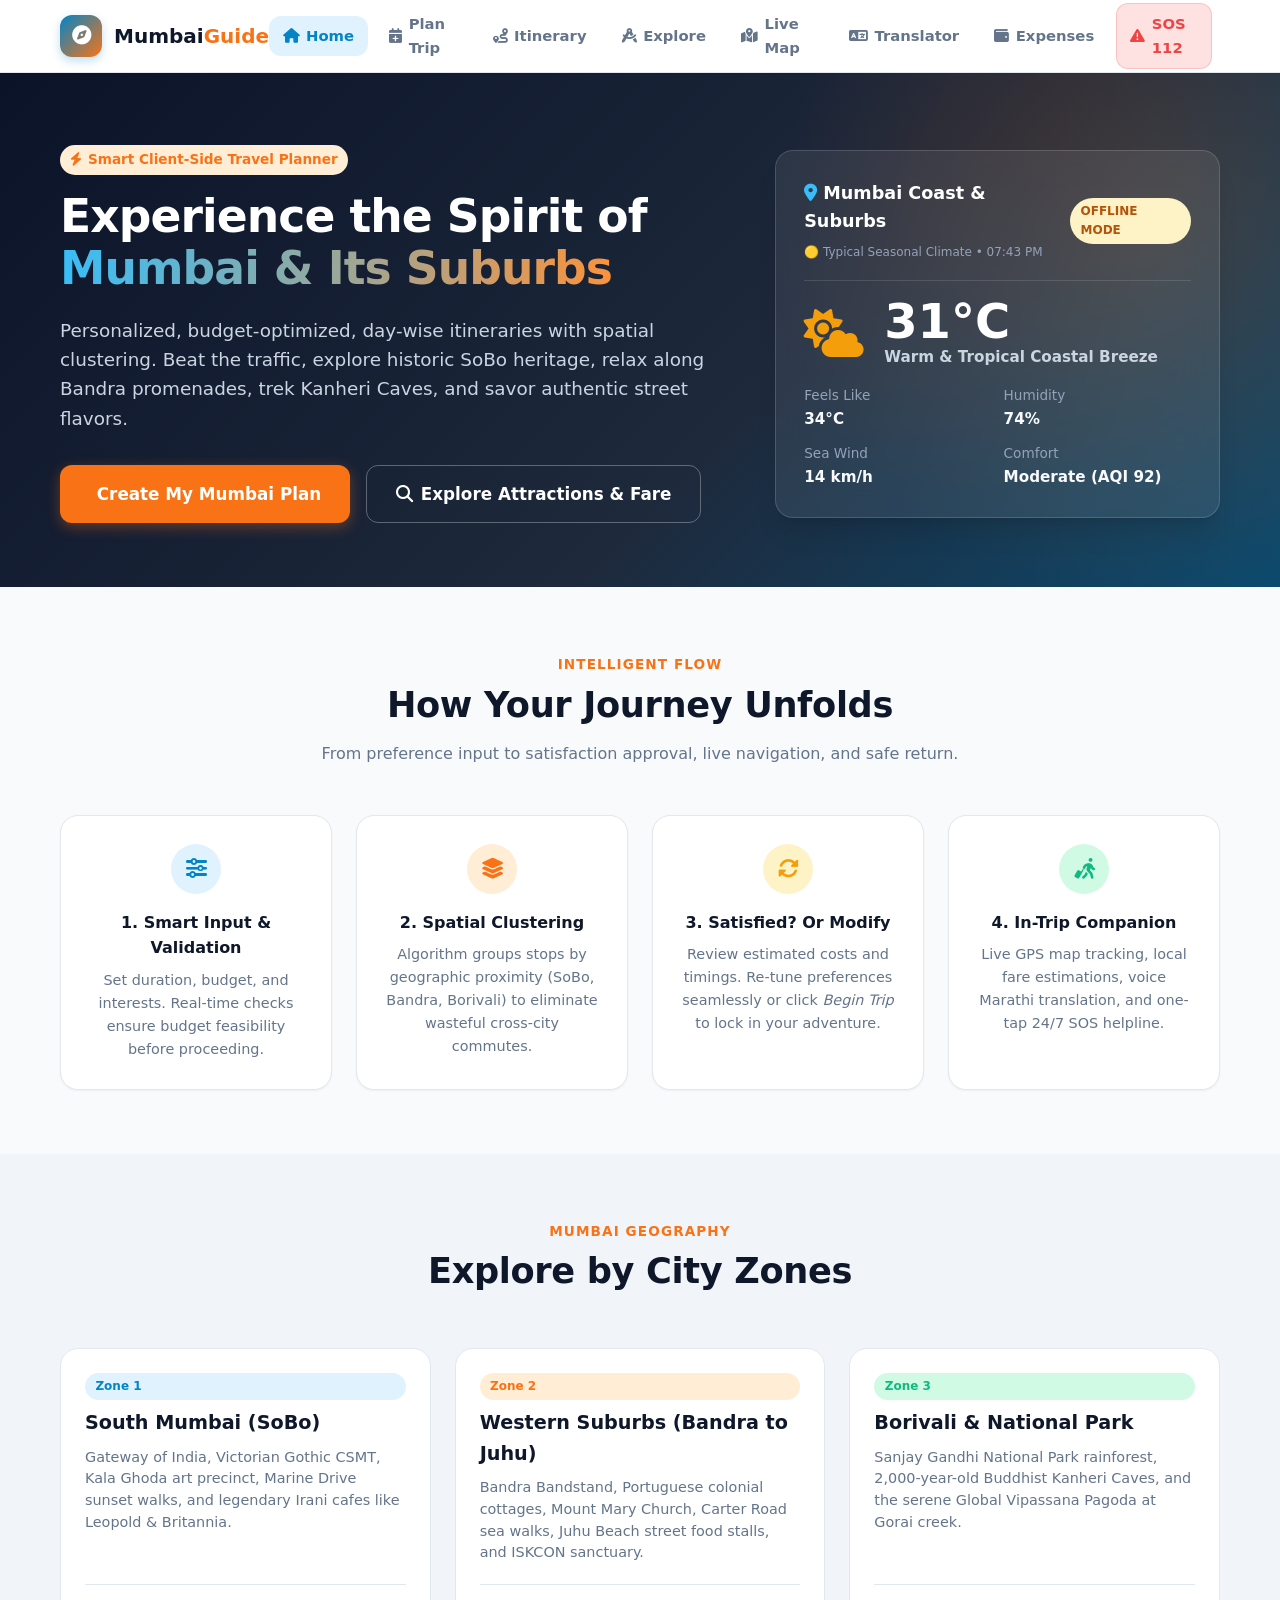
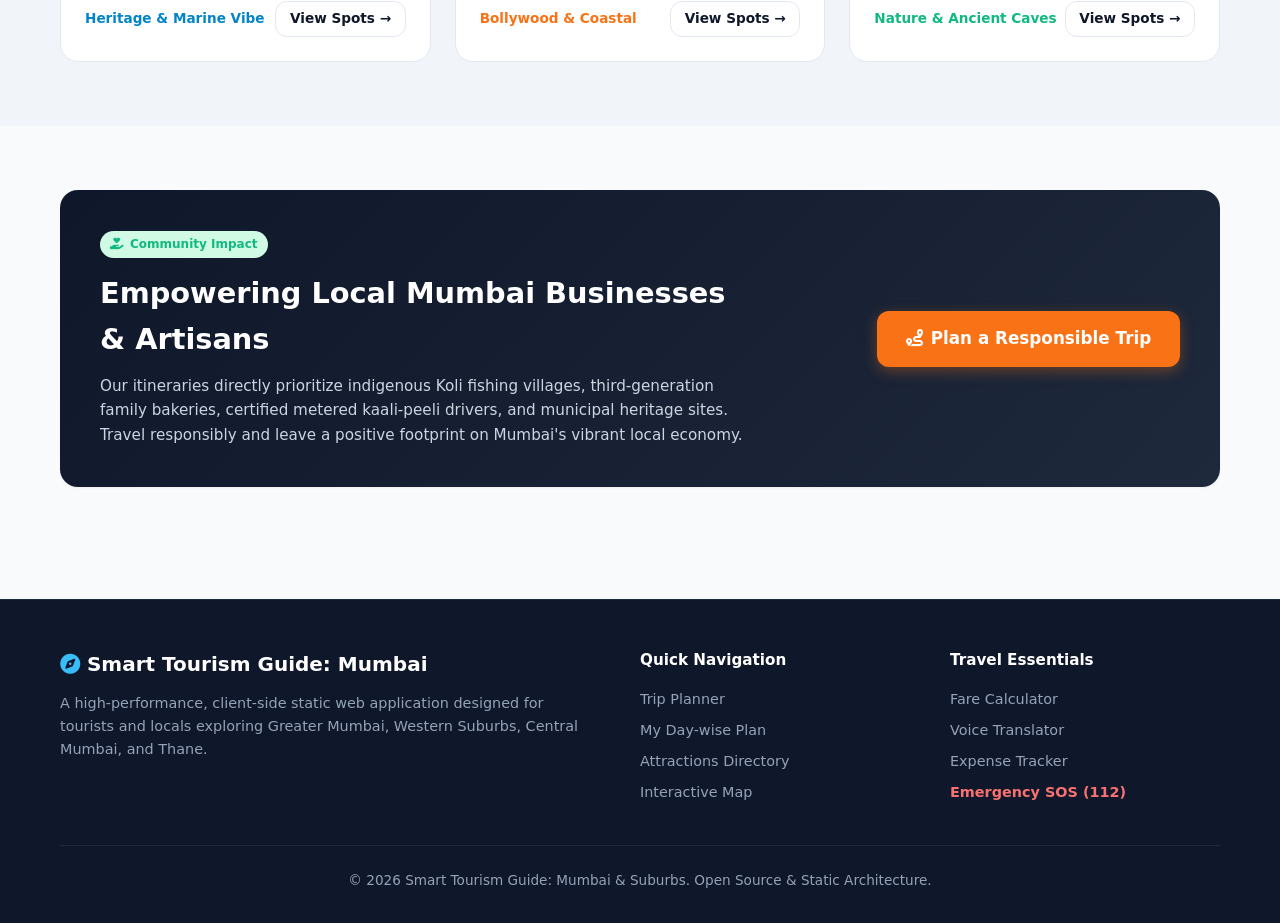
<file: index.html>
<!DOCTYPE html>
<html lang="en">
<head>
  <meta charset="UTF-8">
  <meta name="viewport" content="width=device-width, initial-scale=1.0">
  <title>Smart Tourism Guide: Mumbai & Suburbs</title>
  <link rel="stylesheet" href="https://cdnjs.cloudflare.com/ajax/libs/font-awesome/6.4.2/css/all.min.css">
  <link rel="stylesheet" href="css/style.css">
</head>
<body>

  <!-- Site Header -->
  <header class="site-header">
    <div class="container nav-container">
      <a href="index.html" class="brand-logo">
        <div class="brand-icon">
          <i class="fa-solid fa-compass"></i>
        </div>
        <div class="brand-text">Mumbai<span>Guide</span></div>
      </a>

      <button class="mobile-nav-toggle" aria-label="Toggle navigation">
        <i class="fa-solid fa-bars"></i>
      </button>

      <ul class="nav-links">
        <li><a href="index.html" class="nav-link"><i class="fa-solid fa-house"></i> Home</a></li>
        <li><a href="planner.html" class="nav-link"><i class="fa-solid fa-calendar-plus"></i> Plan Trip</a></li>
        <li><a href="itinerary.html" class="nav-link"><i class="fa-solid fa-route"></i> Itinerary</a></li>
        <li><a href="explore.html" class="nav-link"><i class="fa-solid fa-compass-drafting"></i> Explore</a></li>
        <li><a href="map.html" class="nav-link"><i class="fa-solid fa-map-location-dot"></i> Live Map</a></li>
        <li><a href="translate.html" class="nav-link"><i class="fa-solid fa-language"></i> Translator</a></li>
        <li><a href="expense.html" class="nav-link"><i class="fa-solid fa-wallet"></i> Expenses</a></li>
        <li><a href="emergency.html" class="nav-link nav-emergency-btn"><i class="fa-solid fa-triangle-exclamation"></i> SOS 112</a></li>
        <li id="nav-trip-status"></li>
      </ul>
    </div>
  </header>

  <main class="main-content">
    <!-- Hero Section -->
    <section class="hero">
      <div class="container hero-grid">
        <div>
          <span class="badge badge-accent" style="margin-bottom: 1rem; font-size: 0.85rem;">
            <i class="fa-solid fa-bolt"></i> Smart Client-Side Travel Planner
          </span>
          <h1 class="hero-title">Experience the Spirit of <span>Mumbai & Its Suburbs</span></h1>
          <p class="hero-subtitle">
            Personalized, budget-optimized, day-wise itineraries with spatial clustering. Beat the traffic, explore historic SoBo heritage, relax along Bandra promenades, trek Kanheri Caves, and savor authentic street flavors.
          </p>
          <div class="hero-cta-group">
            <a href="planner.html" class="btn btn-accent btn-lg">
              <i class="fa-solid fa-sparkles"></i> Create My Mumbai Plan
            </a>
            <a href="explore.html" class="btn btn-outline-white btn-lg">
              <i class="fa-solid fa-magnifying-glass"></i> Explore Attractions & Fare
            </a>
          </div>
        </div>

        <!-- Live Mumbai Weather Widget -->
        <div class="hero-weather-card" id="mumbai-weather-widget">
          <!-- Populated by weather.js -->
        </div>
      </div>
    </section>

    <!-- How It Works (Activity Diagram Flow) -->
    <section class="section">
      <div class="container">
        <div class="section-header">
          <span class="section-subtitle">Intelligent Flow</span>
          <h2 class="section-title">How Your Journey Unfolds</h2>
          <p style="color: var(--text-muted); margin-top: 0.5rem;">
            From preference input to satisfaction approval, live navigation, and safe return.
          </p>
        </div>

        <div style="display: grid; grid-template-columns: repeat(auto-fit, minmax(240px, 1fr)); gap: 1.5rem;">
          <div class="card" style="text-align: center;">
            <div style="width: 50px; height: 50px; background: var(--primary-light); color: var(--primary); border-radius: 50%; display: flex; align-items: center; justify-content: center; margin: 0 auto 1rem; font-size: 1.3rem;">
              <i class="fa-solid fa-sliders"></i>
            </div>
            <h4 style="margin-bottom: 0.5rem;">1. Smart Input & Validation</h4>
            <p style="font-size: 0.9rem; color: var(--text-muted);">
              Set duration, budget, and interests. Real-time checks ensure budget feasibility before proceeding.
            </p>
          </div>

          <div class="card" style="text-align: center;">
            <div style="width: 50px; height: 50px; background: var(--accent-light); color: var(--accent); border-radius: 50%; display: flex; align-items: center; justify-content: center; margin: 0 auto 1rem; font-size: 1.3rem;">
              <i class="fa-solid fa-layer-group"></i>
            </div>
            <h4 style="margin-bottom: 0.5rem;">2. Spatial Clustering</h4>
            <p style="font-size: 0.9rem; color: var(--text-muted);">
              Algorithm groups stops by geographic proximity (SoBo, Bandra, Borivali) to eliminate wasteful cross-city commutes.
            </p>
          </div>

          <div class="card" style="text-align: center;">
            <div style="width: 50px; height: 50px; background: var(--warning-light); color: var(--warning); border-radius: 50%; display: flex; align-items: center; justify-content: center; margin: 0 auto 1rem; font-size: 1.3rem;">
              <i class="fa-solid fa-rotate"></i>
            </div>
            <h4 style="margin-bottom: 0.5rem;">3. Satisfied? Or Modify</h4>
            <p style="font-size: 0.9rem; color: var(--text-muted);">
              Review estimated costs and timings. Re-tune preferences seamlessly or click <em>Begin Trip</em> to lock in your adventure.
            </p>
          </div>

          <div class="card" style="text-align: center;">
            <div style="width: 50px; height: 50px; background: var(--success-light); color: var(--success); border-radius: 50%; display: flex; align-items: center; justify-content: center; margin: 0 auto 1rem; font-size: 1.3rem;">
              <i class="fa-solid fa-person-walking-luggage"></i>
            </div>
            <h4 style="margin-bottom: 0.5rem;">4. In-Trip Companion</h4>
            <p style="font-size: 0.9rem; color: var(--text-muted);">
              Live GPS map tracking, local fare estimations, voice Marathi translation, and one-tap 24/7 SOS helpline.
            </p>
          </div>
        </div>
      </div>
    </section>

    <!-- Suburb Highlights Grid -->
    <section class="section" style="background-color: var(--bg-subtle);">
      <div class="container">
        <div class="section-header">
          <span class="section-subtitle">Mumbai Geography</span>
          <h2 class="section-title">Explore by City Zones</h2>
        </div>

        <div class="catalog-grid">
          <div class="catalog-card">
            <div class="catalog-card-body">
              <span class="badge badge-primary" style="margin-bottom: 0.5rem;">Zone 1</span>
              <h3 class="catalog-card-title">South Mumbai (SoBo)</h3>
              <p class="catalog-card-desc">
                Gateway of India, Victorian Gothic CSMT, Kala Ghoda art precinct, Marine Drive sunset walks, and legendary Irani cafes like Leopold & Britannia.
              </p>
              <div class="catalog-card-footer">
                <span style="font-size: 0.85rem; font-weight: 600; color: var(--primary);">Heritage & Marine Vibe</span>
                <a href="explore.html?zone=South+Mumbai" class="btn btn-sm btn-outline">View Spots &rarr;</a>
              </div>
            </div>
          </div>

          <div class="catalog-card">
            <div class="catalog-card-body">
              <span class="badge badge-accent" style="margin-bottom: 0.5rem;">Zone 2</span>
              <h3 class="catalog-card-title">Western Suburbs (Bandra to Juhu)</h3>
              <p class="catalog-card-desc">
                Bandra Bandstand, Portuguese colonial cottages, Mount Mary Church, Carter Road sea walks, Juhu Beach street food stalls, and ISKCON sanctuary.
              </p>
              <div class="catalog-card-footer">
                <span style="font-size: 0.85rem; font-weight: 600; color: var(--accent);">Bollywood & Coastal</span>
                <a href="explore.html?zone=Western+Suburbs" class="btn btn-sm btn-outline">View Spots &rarr;</a>
              </div>
            </div>
          </div>

          <div class="catalog-card">
            <div class="catalog-card-body">
              <span class="badge badge-success" style="margin-bottom: 0.5rem;">Zone 3</span>
              <h3 class="catalog-card-title">Borivali & National Park</h3>
              <p class="catalog-card-desc">
                Sanjay Gandhi National Park rainforest, 2,000-year-old Buddhist Kanheri Caves, and the serene Global Vipassana Pagoda at Gorai creek.
              </p>
              <div class="catalog-card-footer">
                <span style="font-size: 0.85rem; font-weight: 600; color: var(--success);">Nature & Ancient Caves</span>
                <a href="explore.html?zone=Western+Suburbs" class="btn btn-sm btn-outline">View Spots &rarr;</a>
              </div>
            </div>
          </div>
        </div>
      </div>
    </section>

    <!-- Community & Local Impact Banner -->
    <section class="section">
      <div class="container">
        <div class="card" style="background: linear-gradient(135deg, #0f172a 0%, #1e293b 100%); color: white; border: none; padding: 2.5rem;">
          <div style="display: flex; flex-wrap: wrap; align-items: center; justify-content: space-between; gap: 2rem;">
            <div style="max-width: 650px;">
              <span class="badge badge-success" style="margin-bottom: 0.75rem;">
                <i class="fa-solid fa-hand-holding-heart"></i> Community Impact
              </span>
              <h3 style="font-size: 1.8rem; font-weight: 800; margin-bottom: 0.75rem;">
                Empowering Local Mumbai Businesses & Artisans
              </h3>
              <p style="color: #cbd5e1; font-size: 0.95rem; line-height: 1.6;">
                Our itineraries directly prioritize indigenous Koli fishing villages, third-generation family bakeries, certified metered kaali-peeli drivers, and municipal heritage sites. Travel responsibly and leave a positive footprint on Mumbai's vibrant local economy.
              </p>
            </div>
            <div>
              <a href="planner.html" class="btn btn-accent btn-lg">
                <i class="fa-solid fa-route"></i> Plan a Responsible Trip
              </a>
            </div>
          </div>
        </div>
      </div>
    </section>
  </main>

  <!-- Site Footer -->
  <footer class="site-footer">
    <div class="container">
      <div class="footer-grid">
        <div class="footer-brand">
          <h4><i class="fa-solid fa-compass" style="color: #38bdf8;"></i> Smart Tourism Guide: Mumbai</h4>
          <p>
            A high-performance, client-side static web application designed for tourists and locals exploring Greater Mumbai, Western Suburbs, Central Mumbai, and Thane.
          </p>
        </div>

        <div class="footer-links">
          <h5>Quick Navigation</h5>
          <ul>
            <li><a href="planner.html">Trip Planner</a></li>
            <li><a href="itinerary.html">My Day-wise Plan</a></li>
            <li><a href="explore.html">Attractions Directory</a></li>
            <li><a href="map.html">Interactive Map</a></li>
          </ul>
        </div>

        <div class="footer-links">
          <h5>Travel Essentials</h5>
          <ul>
            <li><a href="explore.html#fare-calc">Fare Calculator</a></li>
            <li><a href="translate.html">Voice Translator</a></li>
            <li><a href="expense.html">Expense Tracker</a></li>
            <li><a href="emergency.html" style="color: #f87171; font-weight: 700;">Emergency SOS (112)</a></li>
          </ul>
        </div>
      </div>

      <div class="footer-bottom">
        <p>&copy; 2026 Smart Tourism Guide: Mumbai & Suburbs. Open Source & Static Architecture.</p>
      </div>
    </div>
  </footer>

  <script src="js/storage.js"></script>
  <script src="js/weather.js"></script>
  <script src="js/app.js"></script>
  <script>
    document.addEventListener('DOMContentLoaded', () => {
      WeatherService.renderWeatherWidget('mumbai-weather-widget');
    });
  </script>
</body>
</html>
</file>
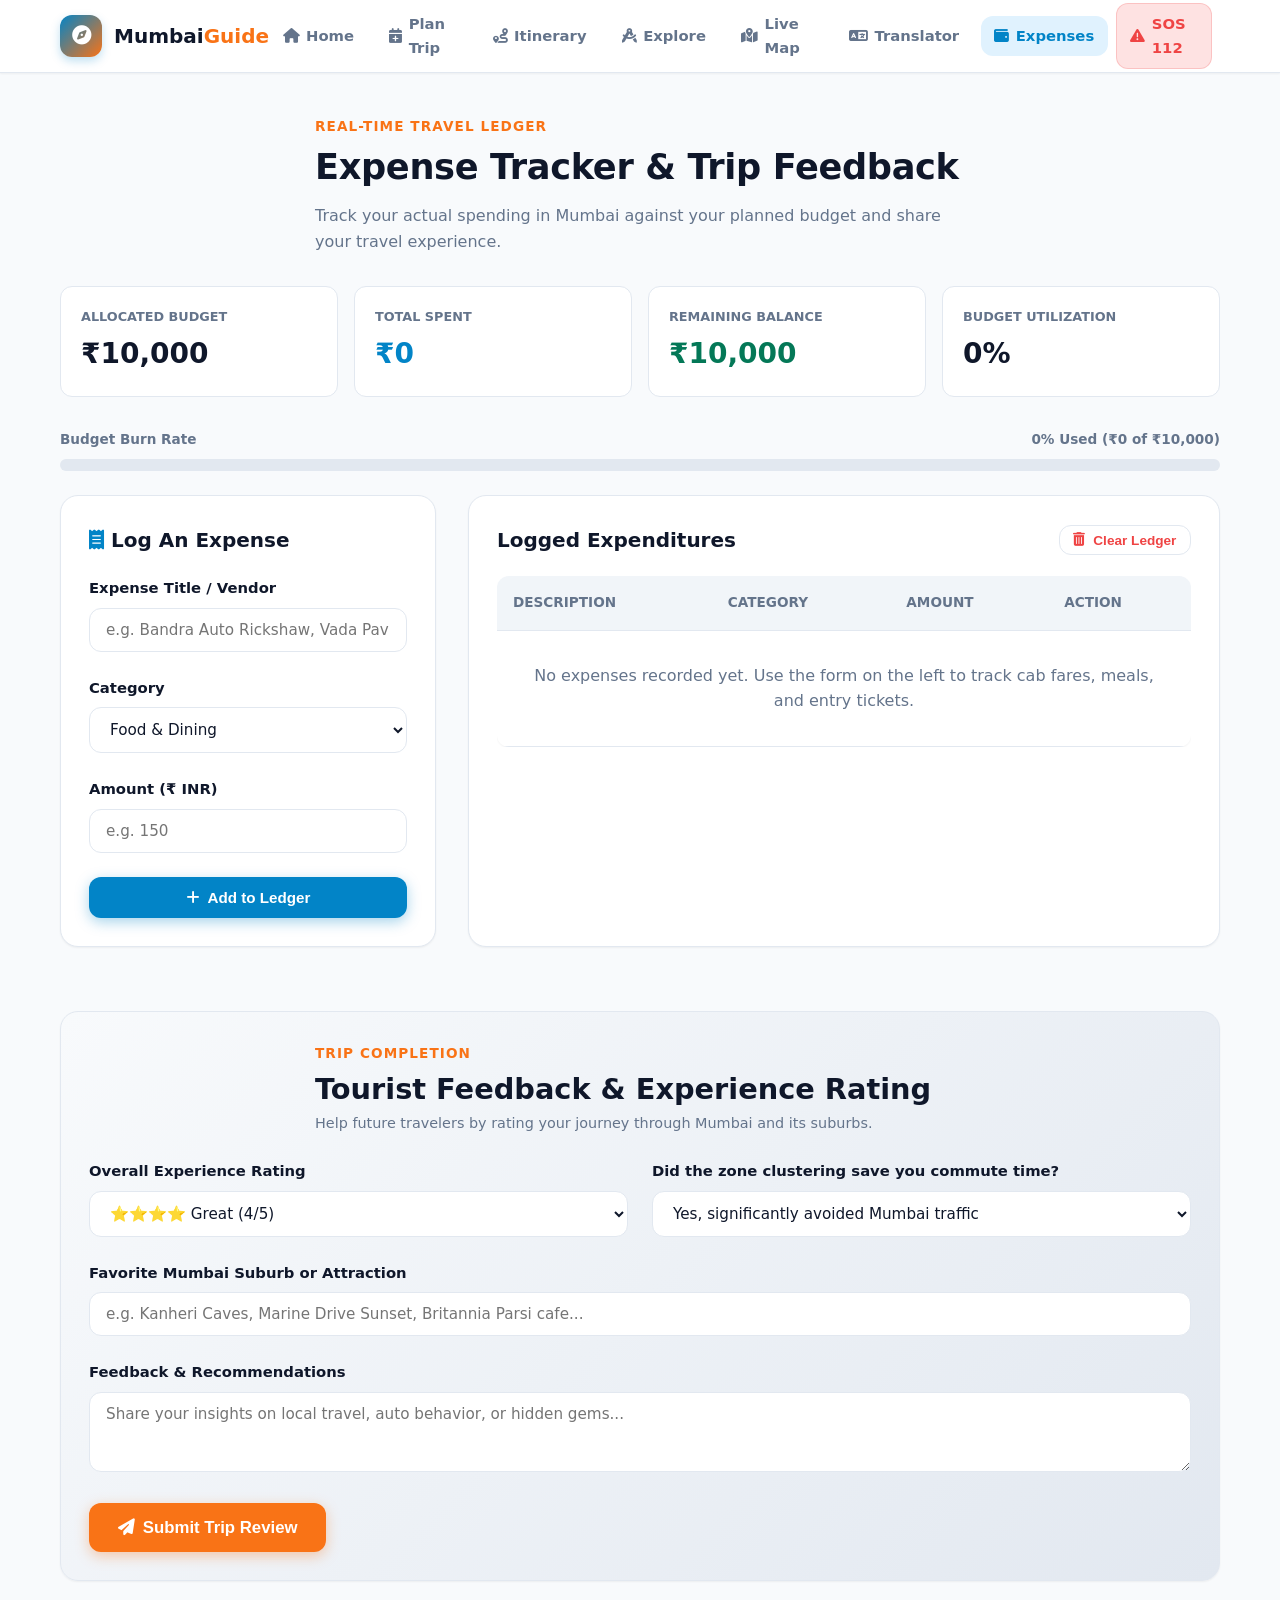
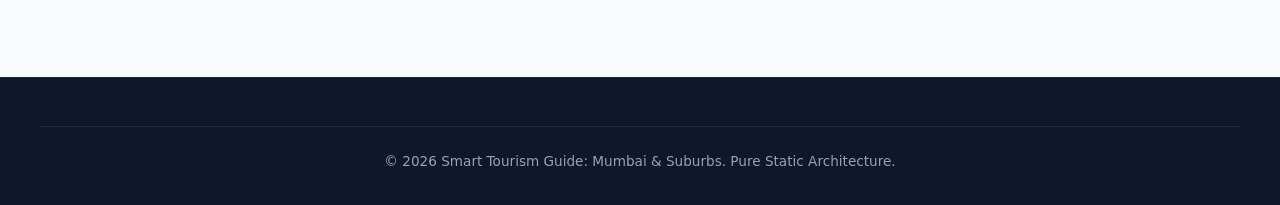
<file: expense.html>
<!DOCTYPE html>
<html lang="en">
<head>
  <meta charset="UTF-8">
  <meta name="viewport" content="width=device-width, initial-scale=1.0">
  <title>Expense Tracker & Feedback - Smart Tourism Guide</title>
  <link rel="stylesheet" href="https://cdnjs.cloudflare.com/ajax/libs/font-awesome/6.4.2/css/all.min.css">
  <link rel="stylesheet" href="css/style.css">
</head>
<body>

  <!-- Site Header -->
  <header class="site-header">
    <div class="container nav-container">
      <a href="index.html" class="brand-logo">
        <div class="brand-icon">
          <i class="fa-solid fa-compass"></i>
        </div>
        <div class="brand-text">Mumbai<span>Guide</span></div>
      </a>

      <button class="mobile-nav-toggle" aria-label="Toggle navigation">
        <i class="fa-solid fa-bars"></i>
      </button>

      <ul class="nav-links">
        <li><a href="index.html" class="nav-link"><i class="fa-solid fa-house"></i> Home</a></li>
        <li><a href="planner.html" class="nav-link"><i class="fa-solid fa-calendar-plus"></i> Plan Trip</a></li>
        <li><a href="itinerary.html" class="nav-link"><i class="fa-solid fa-route"></i> Itinerary</a></li>
        <li><a href="explore.html" class="nav-link"><i class="fa-solid fa-compass-drafting"></i> Explore</a></li>
        <li><a href="map.html" class="nav-link"><i class="fa-solid fa-map-location-dot"></i> Live Map</a></li>
        <li><a href="translate.html" class="nav-link"><i class="fa-solid fa-language"></i> Translator</a></li>
        <li><a href="expense.html" class="nav-link active"><i class="fa-solid fa-wallet"></i> Expenses</a></li>
        <li><a href="emergency.html" class="nav-link nav-emergency-btn"><i class="fa-solid fa-triangle-exclamation"></i> SOS 112</a></li>
        <li id="nav-trip-status"></li>
      </ul>
    </div>
  </header>

  <main class="main-content">
    <div class="container" style="padding-top: 2.5rem;">
      
      <div class="section-header" style="text-align: left; margin-bottom: 2rem;">
        <span class="section-subtitle">Real-Time Travel Ledger</span>
        <h1 class="section-title">Expense Tracker & Trip Feedback</h1>
        <p style="color: var(--text-muted); margin-top: 0.5rem;">
          Track your actual spending in Mumbai against your planned budget and share your travel experience.
        </p>
      </div>

      <!-- Expense Summary Cards -->
      <div class="expense-summary-grid">
        <div class="expense-stat-card">
          <span style="font-size: 0.8rem; text-transform: uppercase; color: var(--text-muted); font-weight: 700;">Allocated Budget</span>
          <div class="val" id="stat-budget">₹0</div>
        </div>
        <div class="expense-stat-card">
          <span style="font-size: 0.8rem; text-transform: uppercase; color: var(--text-muted); font-weight: 700;">Total Spent</span>
          <div class="val" style="color: #0284c7;" id="stat-spent">₹0</div>
        </div>
        <div class="expense-stat-card">
          <span style="font-size: 0.8rem; text-transform: uppercase; color: var(--text-muted); font-weight: 700;">Remaining Balance</span>
          <div class="val" style="color: #047857;" id="stat-remaining">₹0</div>
        </div>
        <div class="expense-stat-card">
          <span style="font-size: 0.8rem; text-transform: uppercase; color: var(--text-muted); font-weight: 700;">Budget Utilization</span>
          <div class="val" id="stat-percent">0%</div>
        </div>
      </div>

      <!-- Budget Consumption Progress Bar -->
      <div>
        <div style="display: flex; justify-content: space-between; font-size: 0.85rem; font-weight: 600; color: var(--text-muted);">
          <span>Budget Burn Rate</span>
          <span id="burn-rate-label">0% Used</span>
        </div>
        <div class="progress-bar-container">
          <div id="budget-progress-fill" class="progress-bar-fill" style="width: 0%;"></div>
        </div>
      </div>

      <!-- Layout: Add Expense Form + Expenses Table -->
      <div style="display: grid; grid-template-columns: 1fr 2fr; gap: 2rem; margin-bottom: 4rem;">
        
        <!-- Add Expense Card -->
        <div class="card" style="height: fit-content;">
          <h3 style="font-size: 1.25rem; font-weight: 800; margin-bottom: 1.25rem;">
            <i class="fa-solid fa-receipt" style="color: var(--primary);"></i> Log An Expense
          </h3>

          <form id="add-expense-form">
            <div class="form-group">
              <label class="form-label">Expense Title / Vendor</label>
              <input type="text" id="exp-desc" class="form-control" placeholder="e.g. Bandra Auto Rickshaw, Vada Pav stall..." required>
            </div>

            <div class="form-group">
              <label class="form-label">Category</label>
              <select id="exp-category" class="form-select" required>
                <option value="Food & Dining">Food & Dining</option>
                <option value="Transit & Cabs">Transit & Cabs</option>
                <option value="Accommodation">Accommodation</option>
                <option value="Sightseeing & Entry">Sightseeing & Entry</option>
                <option value="Shopping & Souvenirs">Shopping & Souvenirs</option>
                <option value="Miscellaneous">Miscellaneous</option>
              </select>
            </div>

            <div class="form-group">
              <label class="form-label">Amount (₹ INR)</label>
              <input type="number" id="exp-amount" class="form-control" placeholder="e.g. 150" min="1" step="1" required>
            </div>

            <button type="submit" class="btn btn-primary btn-block">
              <i class="fa-solid fa-plus"></i> Add to Ledger
            </button>
          </form>
        </div>

        <!-- Ledger Table Card -->
        <div class="card">
          <div style="display: flex; justify-content: space-between; align-items: center; margin-bottom: 1.25rem;">
            <h3 style="font-size: 1.25rem; font-weight: 800;">Logged Expenditures</h3>
            <button id="clear-ledger-btn" class="btn btn-sm btn-outline" style="color: var(--danger);">
              <i class="fa-solid fa-trash-can"></i> Clear Ledger
            </button>
          </div>

          <div class="table-responsive">
            <table class="table">
              <thead>
                <tr>
                  <th>Description</th>
                  <th>Category</th>
                  <th>Amount</th>
                  <th>Action</th>
                </tr>
              </thead>
              <tbody id="expenses-tbody">
                <!-- Populated by JS -->
              </tbody>
            </table>
          </div>
        </div>

      </div>

      <!-- Trip Feedback Section (Activity Diagram Flow Complete) -->
      <div id="feedback" class="card" style="background: linear-gradient(135deg, #f8fafc 0%, #e2e8f0 100%); margin-bottom: 3rem;">
        <div class="section-header" style="text-align: left; margin-bottom: 1.5rem;">
          <span class="section-subtitle">Trip Completion</span>
          <h2 style="font-size: 1.8rem; font-weight: 800;">Tourist Feedback & Experience Rating</h2>
          <p style="color: var(--text-muted); font-size: 0.9rem;">
            Help future travelers by rating your journey through Mumbai and its suburbs.
          </p>
        </div>

        <form id="feedback-form">
          <div style="display: grid; grid-template-columns: 1fr 1fr; gap: 1.5rem;">
            <div class="form-group">
              <label class="form-label">Overall Experience Rating</label>
              <select id="fb-rating" class="form-select">
                <option value="5">⭐⭐⭐⭐⭐ Excellent (5/5)</option>
                <option value="4" selected>⭐⭐⭐⭐ Great (4/5)</option>
                <option value="3">⭐⭐⭐ Average (3/5)</option>
                <option value="2">⭐⭐ Needs Improvement (2/5)</option>
                <option value="1">⭐ Poor (1/5)</option>
              </select>
            </div>

            <div class="form-group">
              <label class="form-label">Did the zone clustering save you commute time?</label>
              <select id="fb-clustering" class="form-select">
                <option value="yes">Yes, significantly avoided Mumbai traffic</option>
                <option value="somewhat">Somewhat helpful</option>
                <option value="no">No difference</option>
              </select>
            </div>
          </div>

          <div class="form-group">
            <label class="form-label">Favorite Mumbai Suburb or Attraction</label>
            <input type="text" id="fb-favorite" class="form-control" placeholder="e.g. Kanheri Caves, Marine Drive Sunset, Britannia Parsi cafe...">
          </div>

          <div class="form-group">
            <label class="form-label">Feedback & Recommendations</label>
            <textarea id="fb-comments" class="form-control" rows="3" placeholder="Share your insights on local travel, auto behavior, or hidden gems..."></textarea>
          </div>

          <button type="submit" class="btn btn-accent btn-lg">
            <i class="fa-solid fa-paper-plane"></i> Submit Trip Review
          </button>
        </form>
      </div>

    </div>
  </main>

  <!-- Site Footer -->
  <footer class="site-footer">
    <div class="container footer-bottom">
      <p>&copy; 2026 Smart Tourism Guide: Mumbai & Suburbs. Pure Static Architecture.</p>
    </div>
  </footer>

  <script src="js/storage.js"></script>
  <script src="js/app.js"></script>
  <script>
    document.addEventListener('DOMContentLoaded', () => {
      renderLedger();

      // Form submission
      document.getElementById('add-expense-form').addEventListener('submit', (e) => {
        e.preventDefault();
        const desc = document.getElementById('exp-desc').value;
        const category = document.getElementById('exp-category').value;
        const amount = parseFloat(document.getElementById('exp-amount').value);

        if (!desc || isNaN(amount) || amount <= 0) {
          showToast('Please enter a valid expense title and amount', 'warning');
          return;
        }

        StorageService.addExpense({
          description: desc,
          category,
          amount
        });

        document.getElementById('exp-desc').value = '';
        document.getElementById('exp-amount').value = '';

        showToast(`Logged ₹${amount} for ${desc}`, 'success');
        renderLedger();
      });

      // Clear button
      document.getElementById('clear-ledger-btn').addEventListener('click', () => {
        if (confirm('Are you sure you want to clear your expense ledger?')) {
          StorageService.clearExpenses();
          renderLedger();
          showToast('Expense ledger cleared.', 'info');
        }
      });

      // Feedback form
      document.getElementById('feedback-form').addEventListener('submit', (e) => {
        e.preventDefault();
        const rating = document.getElementById('fb-rating').value;
        const clustering = document.getElementById('fb-clustering').value;
        const favorite = document.getElementById('fb-favorite').value;
        const comments = document.getElementById('fb-comments').value;

        StorageService.saveFeedback({
          rating,
          clustering,
          favorite,
          comments
        });

        showToast('🎉 Thank you! Your Mumbai trip review has been recorded.', 'success');
        document.getElementById('feedback-form').reset();
      });
    });

    function renderLedger() {
      const itinerary = StorageService.getItinerary();
      const allocatedBudget = itinerary ? itinerary.totalBudget : 10000;
      const expenses = StorageService.getExpenses();

      const totalSpent = expenses.reduce((sum, item) => sum + Number(item.amount), 0);
      const remaining = allocatedBudget - totalSpent;
      const percentUsed = Math.min(100, Math.round((totalSpent / allocatedBudget) * 100));

      document.getElementById('stat-budget').innerText = formatINR(allocatedBudget);
      document.getElementById('stat-spent').innerText = formatINR(totalSpent);
      
      const remEl = document.getElementById('stat-remaining');
      remEl.innerText = formatINR(remaining);
      remEl.style.color = remaining >= 0 ? '#047857' : '#ef4444';

      document.getElementById('stat-percent').innerText = `${percentUsed}%`;
      document.getElementById('burn-rate-label').innerText = `${percentUsed}% Used (${formatINR(totalSpent)} of ${formatINR(allocatedBudget)})`;

      const barFill = document.getElementById('budget-progress-fill');
      barFill.style.width = `${percentUsed}%`;
      barFill.className = 'progress-bar-fill';
      if (percentUsed >= 95) barFill.classList.add('danger');
      else if (percentUsed >= 75) barFill.classList.add('warning');

      // Render table rows
      const tbody = document.getElementById('expenses-tbody');
      tbody.innerHTML = '';

      if (expenses.length === 0) {
        tbody.innerHTML = `
          <tr>
            <td colspan="4" style="text-align: center; color: var(--text-muted); padding: 2rem;">
              No expenses recorded yet. Use the form on the left to track cab fares, meals, and entry tickets.
            </td>
          </tr>
        `;
        return;
      }

      expenses.forEach(item => {
        const tr = document.createElement('tr');
        tr.innerHTML = `
          <td><strong>${item.description}</strong></td>
          <td><span class="badge badge-primary">${item.category}</span></td>
          <td style="font-weight: 700;">₹${Number(item.amount).toLocaleString()}</td>
          <td>
            <button class="btn btn-sm btn-outline del-exp-btn" data-id="${item.id}" style="padding: 0.2rem 0.5rem; color: var(--danger);">
              <i class="fa-solid fa-trash"></i>
            </button>
          </td>
        `;

        tr.querySelector('.del-exp-btn').addEventListener('click', () => {
          StorageService.deleteExpense(item.id);
          renderLedger();
          showToast('Expense removed', 'info');
        });

        tbody.appendChild(tr);
      });
    }
  </script>
</body>
</html>
</file>
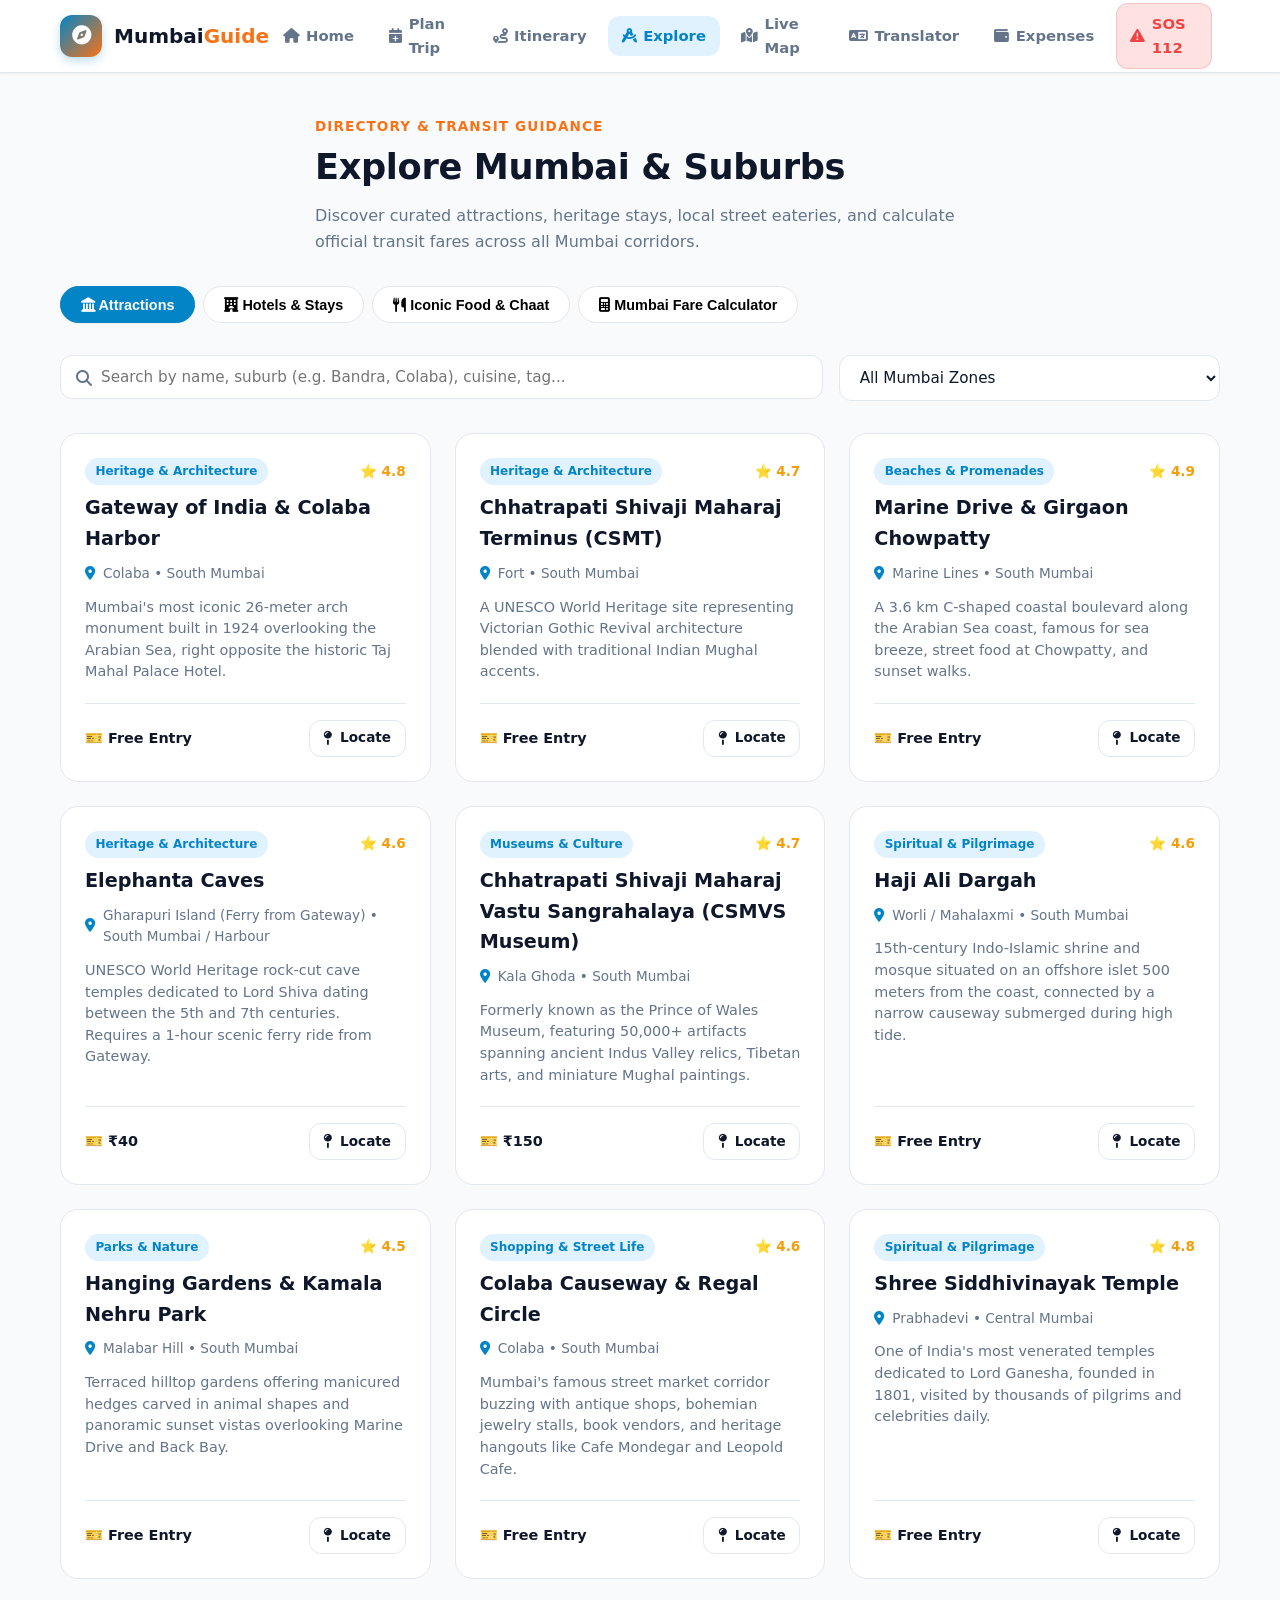
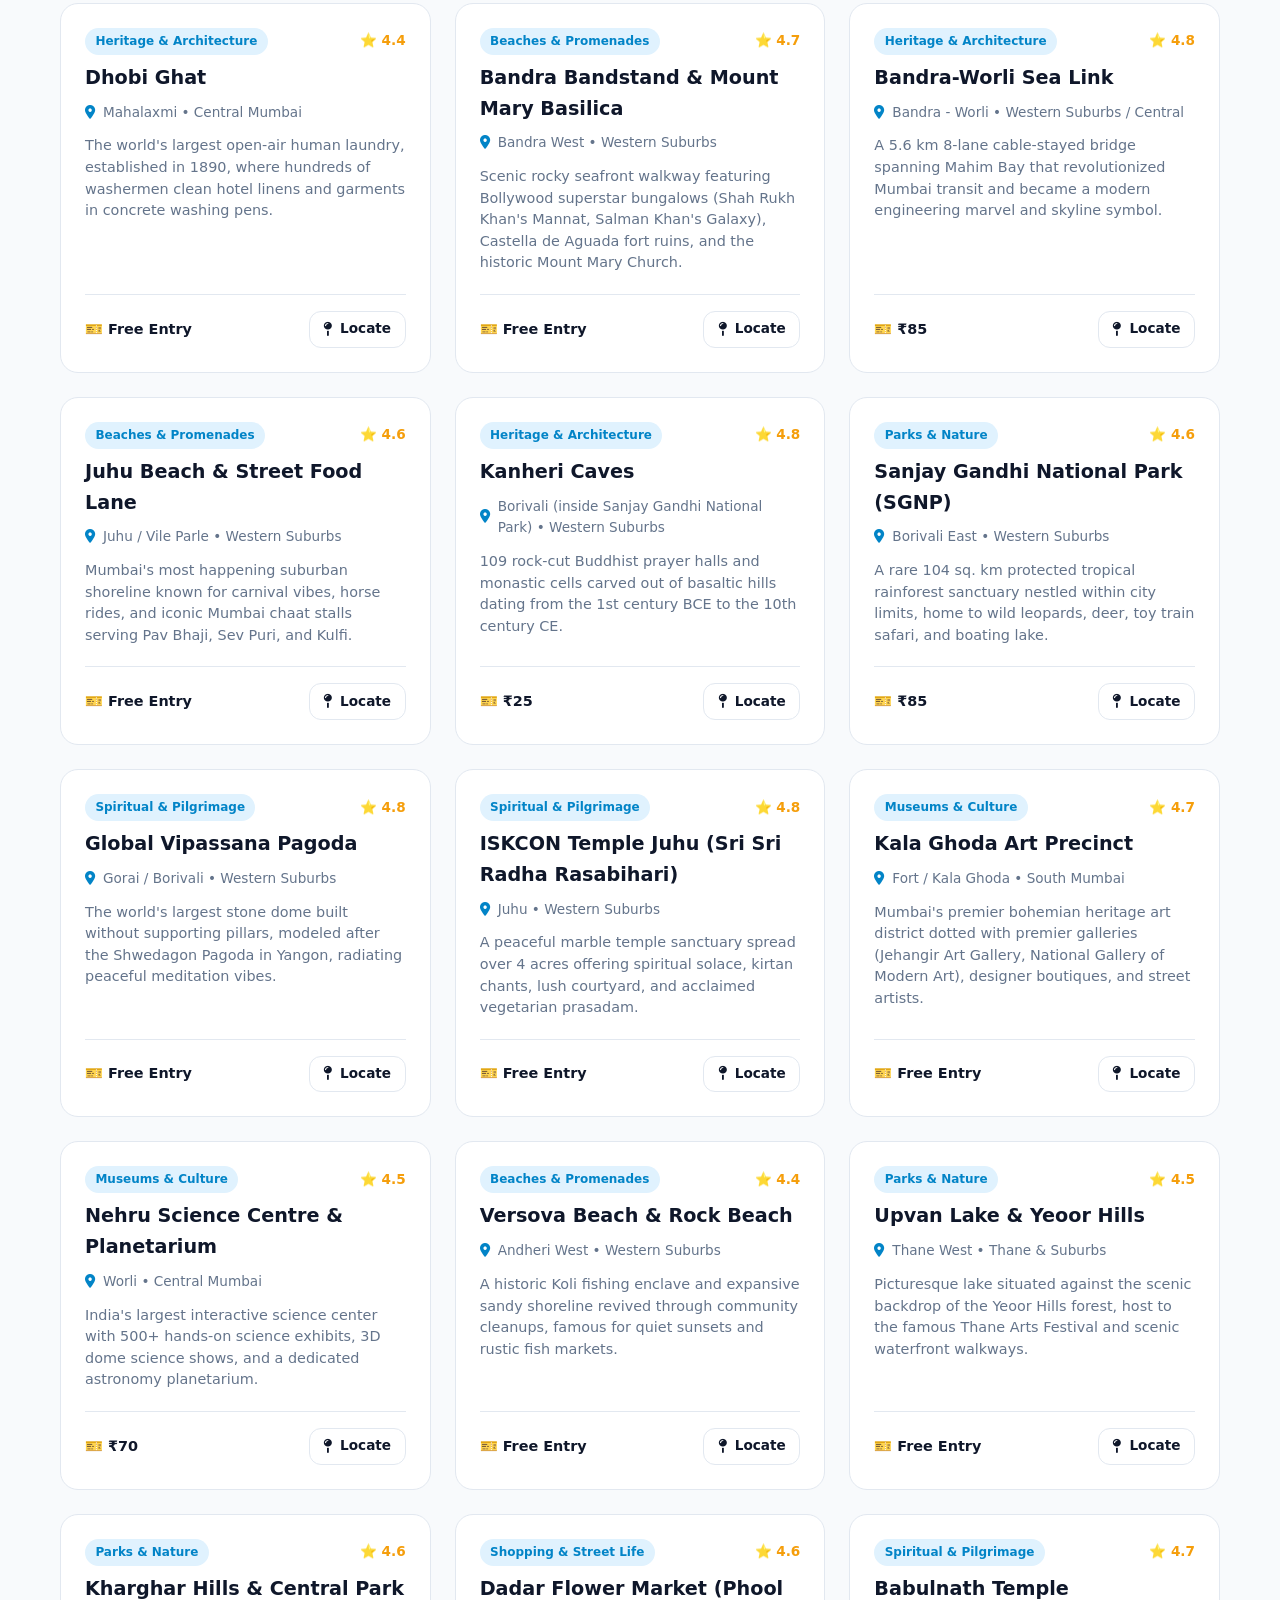
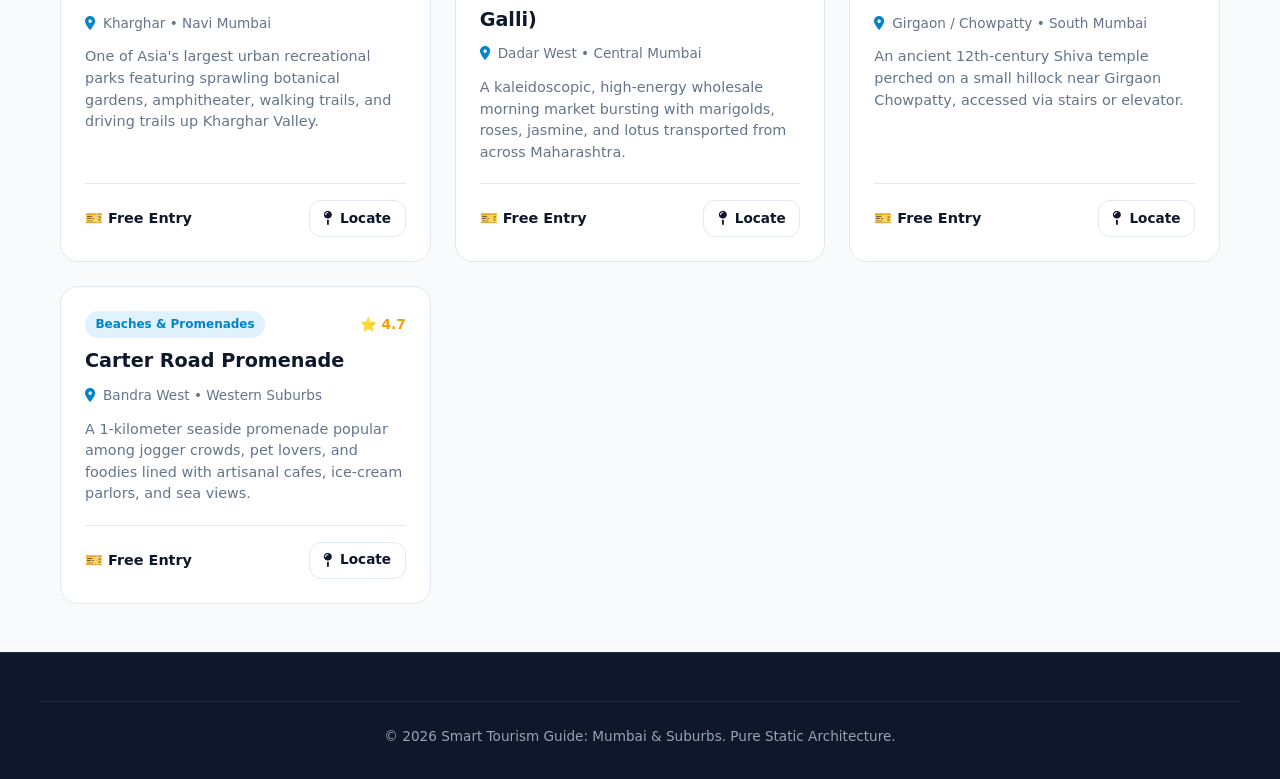
<file: explore.html>
<!DOCTYPE html>
<html lang="en">
<head>
  <meta charset="UTF-8">
  <meta name="viewport" content="width=device-width, initial-scale=1.0">
  <title>Explore Mumbai & Transit Fare Calculator - Smart Tourism Guide</title>
  <link rel="stylesheet" href="https://cdnjs.cloudflare.com/ajax/libs/font-awesome/6.4.2/css/all.min.css">
  <link rel="stylesheet" href="css/style.css">
</head>
<body>

  <!-- Site Header -->
  <header class="site-header">
    <div class="container nav-container">
      <a href="index.html" class="brand-logo">
        <div class="brand-icon">
          <i class="fa-solid fa-compass"></i>
        </div>
        <div class="brand-text">Mumbai<span>Guide</span></div>
      </a>

      <button class="mobile-nav-toggle" aria-label="Toggle navigation">
        <i class="fa-solid fa-bars"></i>
      </button>

      <ul class="nav-links">
        <li><a href="index.html" class="nav-link"><i class="fa-solid fa-house"></i> Home</a></li>
        <li><a href="planner.html" class="nav-link"><i class="fa-solid fa-calendar-plus"></i> Plan Trip</a></li>
        <li><a href="itinerary.html" class="nav-link"><i class="fa-solid fa-route"></i> Itinerary</a></li>
        <li><a href="explore.html" class="nav-link active"><i class="fa-solid fa-compass-drafting"></i> Explore</a></li>
        <li><a href="map.html" class="nav-link"><i class="fa-solid fa-map-location-dot"></i> Live Map</a></li>
        <li><a href="translate.html" class="nav-link"><i class="fa-solid fa-language"></i> Translator</a></li>
        <li><a href="expense.html" class="nav-link"><i class="fa-solid fa-wallet"></i> Expenses</a></li>
        <li><a href="emergency.html" class="nav-link nav-emergency-btn"><i class="fa-solid fa-triangle-exclamation"></i> SOS 112</a></li>
        <li id="nav-trip-status"></li>
      </ul>
    </div>
  </header>

  <main class="main-content">
    <div class="container" style="padding-top: 2.5rem;">
      
      <div class="section-header" style="text-align: left; margin-bottom: 2rem;">
        <span class="section-subtitle">Directory & Transit Guidance</span>
        <h1 class="section-title">Explore Mumbai & Suburbs</h1>
        <p style="color: var(--text-muted); margin-top: 0.5rem;">
          Discover curated attractions, heritage stays, local street eateries, and calculate official transit fares across all Mumbai corridors.
        </p>
      </div>

      <!-- Category Filter Tabs -->
      <div class="day-tabs" id="explore-type-tabs" style="margin-bottom: 1.5rem;">
        <button class="day-tab-btn active" data-type="attractions"><i class="fa-solid fa-landmark"></i> Attractions</button>
        <button class="day-tab-btn" data-type="hotels"><i class="fa-solid fa-hotel"></i> Hotels & Stays</button>
        <button class="day-tab-btn" data-type="restaurants"><i class="fa-solid fa-utensils"></i> Iconic Food & Chaat</button>
        <button class="day-tab-btn" data-type="fare"><i class="fa-solid fa-calculator"></i> Mumbai Fare Calculator</button>
      </div>

      <!-- Search & Zone Filters (Hidden when fare calculator tab is active) -->
      <div id="filter-bar" style="display: flex; gap: 1rem; flex-wrap: wrap; margin-bottom: 2rem;">
        <div style="flex: 2; min-width: 250px; position: relative;">
          <input type="text" id="search-input" class="form-control" placeholder="Search by name, suburb (e.g. Bandra, Colaba), cuisine, tag..." style="padding-left: 2.5rem;">
          <i class="fa-solid fa-magnifying-glass" style="position: absolute; left: 1rem; top: 50%; transform: translateY(-50%); color: var(--text-muted);"></i>
        </div>

        <div style="flex: 1; min-width: 180px;">
          <select id="zone-filter" class="form-select">
            <option value="all">All Mumbai Zones</option>
            <option value="South Mumbai">South Mumbai (SoBo)</option>
            <option value="Western Suburbs">Western Suburbs</option>
            <option value="Central Mumbai">Central Mumbai</option>
            <option value="Thane">Thane & Suburbs</option>
            <option value="Navi Mumbai">Navi Mumbai</option>
          </select>
        </div>
      </div>

      <!-- Explore Directory Grid -->
      <div class="catalog-grid" id="directory-grid">
        <!-- Rendered by JavaScript -->
      </div>

      <!-- Interactive Fare Calculator Section (Shown on Fare tab) -->
      <div id="fare-calculator-section" style="display: none;">
        <div class="fare-calculator-box">
          <div style="display: flex; align-items: center; gap: 0.75rem; margin-bottom: 1.5rem;">
            <div style="width: 44px; height: 44px; background: var(--primary-light); color: var(--primary); border-radius: var(--radius-md); display: flex; align-items: center; justify-content: center; font-size: 1.25rem;">
              <i class="fa-solid fa-taxi"></i>
            </div>
            <div>
              <h3 style="font-size: 1.4rem; font-weight: 800;">Official Mumbai Transit Fare Estimator</h3>
              <p style="font-size: 0.85rem; color: var(--text-muted);">
                Calculated using active Maharashtra Transport Department rates for Autos, Kaali-Peeli Taxis, AC Cool Cabs, Local Trains & BEST Buses.
              </p>
            </div>
          </div>

          <form id="fare-form">
            <div style="display: grid; grid-template-columns: repeat(auto-fit, minmax(240px, 1fr)); gap: 1.25rem;">
              <!-- Transit Mode -->
              <div class="form-group">
                <label class="form-label">Select Transit Mode</label>
                <select id="fare-mode" class="form-select">
                  <option value="auto">Auto-Rickshaw (Suburbs only - Base ₹23)</option>
                  <option value="kaali_peeli" selected>Kaali-Peeli Taxi (All Mumbai - Base ₹28)</option>
                  <option value="cool_cab">AC Cool Cab / App Taxi (Base ₹35)</option>
                  <option value="local_train">Mumbai Suburban Local Train (₹5 - ₹20)</option>
                  <option value="metro">Mumbai Metro Line (₹10 - ₹50)</option>
                  <option value="best_bus">BEST AC Electric Bus (₹6 - ₹25)</option>
                  <option value="ferry">Elephanta Island Ferry (₹260 Return)</option>
                </select>
              </div>

              <!-- From Landmark Preset -->
              <div class="form-group">
                <label class="form-label">Pick-up Landmark (or enter km)</label>
                <select id="fare-from" class="form-select">
                  <option value="custom">-- Custom Distance in Km --</option>
                  <!-- Populated by JS -->
                </select>
              </div>

              <!-- To Landmark Preset -->
              <div class="form-group">
                <label class="form-label">Drop-off Landmark</label>
                <select id="fare-to" class="form-select">
                  <option value="custom">-- Custom Distance in Km --</option>
                  <!-- Populated by JS -->
                </select>
              </div>

              <!-- Distance Input (km) -->
              <div class="form-group">
                <label class="form-label">Distance (Kilometers)</label>
                <input type="number" id="fare-distance" class="form-control" value="8.5" min="0.5" max="120" step="0.5">
              </div>
            </div>

            <!-- Night Travel Surcharge Checkbox -->
            <div style="margin-top: 0.5rem; margin-bottom: 1.5rem;">
              <label class="check-pill" style="display: inline-flex;">
                <input type="checkbox" id="fare-night-toggle">
                <span><i class="fa-solid fa-moon"></i> Night Travel (12:00 Midnight - 5:00 AM &bull; 25% RTO Surcharge)</span>
              </label>
            </div>

            <button type="button" id="calc-fare-btn" class="btn btn-primary btn-lg">
              <i class="fa-solid fa-calculator"></i> Calculate Estimated Fare
            </button>
          </form>

          <!-- Result Card -->
          <div id="fare-result-container" style="margin-top: 1.5rem;">
            <!-- Populated by fare.js -->
          </div>
        </div>
      </div>

    </div>
  </main>

  <!-- Site Footer -->
  <footer class="site-footer">
    <div class="container footer-bottom">
      <p>&copy; 2026 Smart Tourism Guide: Mumbai & Suburbs. Pure Static Architecture.</p>
    </div>
  </footer>

  <script src="js/storage.js"></script>
  <script src="js/fare.js"></script>
  <script src="js/app.js"></script>
  <script>
    let currentTab = 'attractions';
    let attractionsData = [];
    let hotelsData = [];
    let restaurantsData = [];

    document.addEventListener('DOMContentLoaded', async () => {
      await FareService.init();
      initLandmarkPresets();
      await loadExploreData();

      // Check URL query parameters (e.g. ?zone=South+Mumbai)
      const urlParams = new URLSearchParams(window.location.search);
      const zoneParam = urlParams.get('zone');
      if (zoneParam) {
        document.getElementById('zone-filter').value = zoneParam;
      }

      // Check hash (e.g. #fare-calc)
      if (window.location.hash === '#fare-calc') {
        switchTab('fare');
      } else {
        renderDirectory();
      }

      // Tab switcher
      const tabBtns = document.querySelectorAll('#explore-type-tabs .day-tab-btn');
      tabBtns.forEach(btn => {
        btn.addEventListener('click', () => {
          tabBtns.forEach(b => b.classList.remove('active'));
          btn.classList.add('active');
          switchTab(btn.getAttribute('data-type'));
        });
      });

      // Filter events
      document.getElementById('search-input').addEventListener('input', renderDirectory);
      document.getElementById('zone-filter').addEventListener('change', renderDirectory);

      // Fare Calculator Listeners
      document.getElementById('calc-fare-btn').addEventListener('click', runFareCalculation);
      document.getElementById('fare-mode').addEventListener('change', runFareCalculation);
      document.getElementById('fare-night-toggle').addEventListener('change', runFareCalculation);
      document.getElementById('fare-distance').addEventListener('input', runFareCalculation);

      document.getElementById('fare-from').addEventListener('change', updatePresetDistance);
      document.getElementById('fare-to').addEventListener('change', updatePresetDistance);

      // Trigger initial fare
      runFareCalculation();
    });

    function switchTab(type) {
      currentTab = type;
      const filterBar = document.getElementById('filter-bar');
      const dirGrid = document.getElementById('directory-grid');
      const fareSection = document.getElementById('fare-calculator-section');

      if (type === 'fare') {
        filterBar.style.display = 'none';
        dirGrid.style.display = 'none';
        fareSection.style.display = 'block';
      } else {
        filterBar.style.display = 'flex';
        dirGrid.style.display = 'grid';
        fareSection.style.display = 'none';
        renderDirectory();
      }
    }

    async function loadExploreData() {
      try {
        const [aRes, hRes, rRes] = await Promise.all([
          fetch('data/attractions.json'),
          fetch('data/hotels.json'),
          fetch('data/restaurants.json')
        ]);
        attractionsData = await aRes.json();
        hotelsData = await hRes.json();
        restaurantsData = await rRes.json();
      } catch (e) {
        console.error('Failed to load explore data', e);
      }
    }

    function initLandmarkPresets() {
      if (!FareService.transportData || !FareService.transportData.landmarks) return;
      const fromSel = document.getElementById('fare-from');
      const toSel = document.getElementById('fare-to');

      FareService.transportData.landmarks.forEach((lm, idx) => {
        const opt1 = document.createElement('option');
        opt1.value = lm.name;
        opt1.text = `${lm.name} (${lm.zone})`;
        if (idx === 0) opt1.selected = true;
        fromSel.appendChild(opt1);

        const opt2 = document.createElement('option');
        opt2.value = lm.name;
        opt2.text = `${lm.name} (${lm.zone})`;
        if (idx === 4) opt2.selected = true; // Bandra default
        toSel.appendChild(opt2);
      });

      updatePresetDistance();
    }

    function updatePresetDistance() {
      const fromName = document.getElementById('fare-from').value;
      const toName = document.getElementById('fare-to').value;

      if (fromName !== 'custom' && toName !== 'custom' && FareService.transportData) {
        const fromLm = FareService.transportData.landmarks.find(l => l.name === fromName);
        const toLm = FareService.transportData.landmarks.find(l => l.name === toName);

        if (fromLm && toLm) {
          const dist = FareService.calculateHaversineDistance(fromLm.lat, fromLm.lng, toLm.lat, toLm.lng);
          // Road distance in Mumbai is typically 1.35x aerial distance due to bay & coastal contours
          const roadDist = parseFloat((dist * 1.35).toFixed(1));
          document.getElementById('fare-distance').value = Math.max(1, roadDist);
        }
      }
      runFareCalculation();
    }

    function runFareCalculation() {
      const modeId = document.getElementById('fare-mode').value;
      const distance = document.getElementById('fare-distance').value;
      const isNight = document.getElementById('fare-night-toggle').checked;
      const fromLm = document.getElementById('fare-from').value;
      const toLm = document.getElementById('fare-to').value;

      const result = FareService.calculateFare({
        modeId,
        distanceKm: distance,
        isNight,
        fromLandmark: fromLm,
        toLandmark: toLm
      });

      const container = document.getElementById('fare-result-container');
      if (!result) {
        container.innerHTML = '<p class="text-muted">Unable to calculate fare.</p>';
        return;
      }

      container.innerHTML = `
        ${result.warning ? `
          <div class="alert alert-warning" style="margin-bottom: 1rem;">
            <i class="fa-solid fa-triangle-exclamation" style="font-size: 1.25rem;"></i>
            <div>${result.warning}</div>
          </div>
        ` : ''}

        <div class="fare-result-display">
          <div>
            <span class="badge badge-accent" style="margin-bottom: 6px;">${result.modeName}</span>
            <div style="font-size: 1.1rem; opacity: 0.95;">Estimated Transit Fare</div>
            <div style="font-size: 0.85rem; opacity: 0.8; margin-top: 4px;">
              ${result.breakdown}
            </div>
          </div>
          <div style="text-align: right;">
            <div class="fare-amount">₹${result.fare}</div>
            <div style="font-size: 0.8rem; opacity: 0.85;">${result.distanceKm} km route</div>
          </div>
        </div>
      `;
    }

    function renderDirectory() {
      const query = document.getElementById('search-input').value.toLowerCase();
      const zoneFilter = document.getElementById('zone-filter').value;
      const grid = document.getElementById('directory-grid');
      grid.innerHTML = '';

      let items = [];
      if (currentTab === 'attractions') items = attractionsData;
      else if (currentTab === 'hotels') items = hotelsData;
      else if (currentTab === 'restaurants') items = restaurantsData;

      const filtered = items.filter(item => {
        const matchesQuery = !query || 
          item.name.toLowerCase().includes(query) ||
          item.suburb.toLowerCase().includes(query) ||
          (item.category && item.category.toLowerCase().includes(query)) ||
          (item.cuisine && item.cuisine.toLowerCase().includes(query)) ||
          (item.specialty && item.specialty.toLowerCase().includes(query)) ||
          (item.tags && item.tags.some(t => t.toLowerCase().includes(query)));

        const matchesZone = zoneFilter === 'all' || item.zone.toLowerCase().includes(zoneFilter.toLowerCase());

        return matchesQuery && matchesZone;
      });

      if (filtered.length === 0) {
        grid.innerHTML = `
          <div style="grid-column: 1 / -1; text-align: center; padding: 3rem; background: white; border-radius: 12px; border: 1px solid var(--border-color);">
            <i class="fa-solid fa-magnifying-glass" style="font-size: 2.5rem; color: #cbd5e1; margin-bottom: 1rem;"></i>
            <h3>No results found</h3>
            <p style="color: var(--text-muted); font-size: 0.9rem;">Try adjusting your search terms or zone filters.</p>
          </div>
        `;
        return;
      }

      filtered.forEach(item => {
        const card = document.createElement('div');
        card.className = 'catalog-card';

        if (currentTab === 'attractions') {
          card.innerHTML = `
            <div class="catalog-card-body">
              <div style="display: flex; justify-content: space-between; align-items: center; margin-bottom: 0.5rem;">
                <span class="badge badge-primary">${item.category}</span>
                <span style="font-weight: 700; font-size: 0.85rem; color: #f59e0b;">⭐ ${item.rating}</span>
              </div>
              <h3 class="catalog-card-title">${item.name}</h3>
              <div class="catalog-card-meta">
                <i class="fa-solid fa-location-dot" style="color: var(--primary);"></i> ${item.suburb} &bull; ${item.zone}
              </div>
              <p class="catalog-card-desc">${item.description}</p>
              <div class="catalog-card-footer">
                <span style="font-size: 0.9rem; font-weight: 700;">
                  🎫 ${item.entryFee === 0 ? 'Free Entry' : '₹' + item.entryFee}
                </span>
                <a href="map.html" class="btn btn-sm btn-outline">
                  <i class="fa-solid fa-map-pin"></i> Locate
                </a>
              </div>
            </div>
          `;
        } else if (currentTab === 'hotels') {
          card.innerHTML = `
            <div class="catalog-card-body">
              <div style="display: flex; justify-content: space-between; align-items: center; margin-bottom: 0.5rem;">
                <span class="badge badge-success">${item.category}</span>
                <span style="font-weight: 700; font-size: 0.85rem; color: #f59e0b;">⭐ ${item.rating}</span>
              </div>
              <h3 class="catalog-card-title">${item.name}</h3>
              <div class="catalog-card-meta">
                <i class="fa-solid fa-location-dot" style="color: var(--primary);"></i> ${item.suburb}
              </div>
              <div style="font-size: 0.85rem; color: var(--text-muted); margin-bottom: 1rem;">
                <strong>Amenities:</strong> ${item.amenities.slice(0, 3).join(', ')}...
              </div>
              <div class="catalog-card-footer">
                <div>
                  <span style="font-size: 1.15rem; font-weight: 800; color: #047857;">₹${item.pricePerNight.toLocaleString()}</span>
                  <span style="font-size: 0.75rem; color: var(--text-muted);">/ night</span>
                </div>
                <a href="tel:${item.contact}" class="btn btn-sm btn-primary">
                  <i class="fa-solid fa-phone"></i> Call
                </a>
              </div>
            </div>
          `;
        } else if (currentTab === 'restaurants') {
          card.innerHTML = `
            <div class="catalog-card-body">
              <div style="display: flex; justify-content: space-between; align-items: center; margin-bottom: 0.5rem;">
                <span class="badge badge-accent">${item.cuisine}</span>
                <span style="font-weight: 700; font-size: 0.85rem; color: #f59e0b;">⭐ ${item.rating}</span>
              </div>
              <h3 class="catalog-card-title">${item.name}</h3>
              <div class="catalog-card-meta">
                <i class="fa-solid fa-location-dot" style="color: var(--primary);"></i> ${item.suburb} &bull; ${item.priceRange}
              </div>
              <p class="catalog-card-desc">${item.description}</p>
              <div style="font-size: 0.85rem; margin-bottom: 0.75rem;">
                <strong>Must Try:</strong> ${item.specialty}
              </div>
              <div class="catalog-card-footer">
                <span style="font-size: 0.85rem; color: var(--text-muted);">
                  Avg for 2: <strong>₹${item.avgCostForTwo}</strong>
                </span>
                <a href="map.html" class="btn btn-sm btn-outline">
                  <i class="fa-solid fa-location-arrow"></i> Map
                </a>
              </div>
            </div>
          `;
        }

        grid.appendChild(card);
      });
    }
  </script>
</body>
</html>
</file>
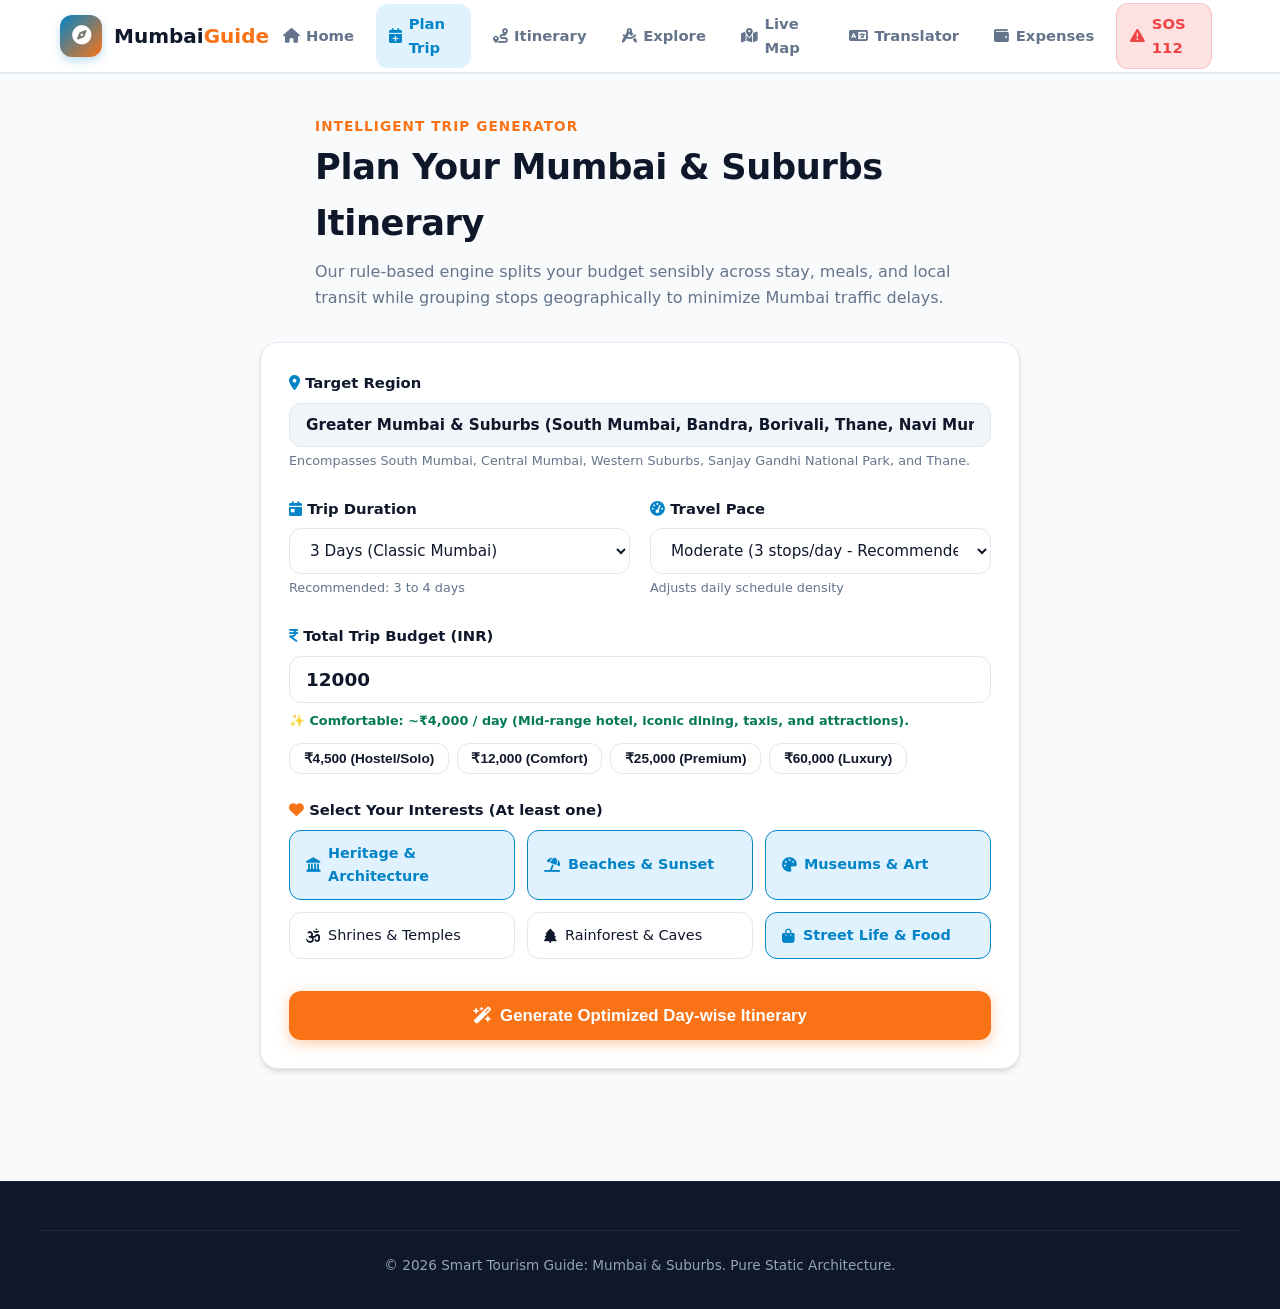
<file: planner.html>
<!DOCTYPE html>
<html lang="en">
<head>
  <meta charset="UTF-8">
  <meta name="viewport" content="width=device-width, initial-scale=1.0">
  <title>Plan Your Mumbai Trip - Smart Tourism Guide</title>
  <link rel="stylesheet" href="https://cdnjs.cloudflare.com/ajax/libs/font-awesome/6.4.2/css/all.min.css">
  <link rel="stylesheet" href="css/style.css">
</head>
<body>

  <!-- Site Header -->
  <header class="site-header">
    <div class="container nav-container">
      <a href="index.html" class="brand-logo">
        <div class="brand-icon">
          <i class="fa-solid fa-compass"></i>
        </div>
        <div class="brand-text">Mumbai<span>Guide</span></div>
      </a>

      <button class="mobile-nav-toggle" aria-label="Toggle navigation">
        <i class="fa-solid fa-bars"></i>
      </button>

      <ul class="nav-links">
        <li><a href="index.html" class="nav-link"><i class="fa-solid fa-house"></i> Home</a></li>
        <li><a href="planner.html" class="nav-link active"><i class="fa-solid fa-calendar-plus"></i> Plan Trip</a></li>
        <li><a href="itinerary.html" class="nav-link"><i class="fa-solid fa-route"></i> Itinerary</a></li>
        <li><a href="explore.html" class="nav-link"><i class="fa-solid fa-compass-drafting"></i> Explore</a></li>
        <li><a href="map.html" class="nav-link"><i class="fa-solid fa-map-location-dot"></i> Live Map</a></li>
        <li><a href="translate.html" class="nav-link"><i class="fa-solid fa-language"></i> Translator</a></li>
        <li><a href="expense.html" class="nav-link"><i class="fa-solid fa-wallet"></i> Expenses</a></li>
        <li><a href="emergency.html" class="nav-link nav-emergency-btn"><i class="fa-solid fa-triangle-exclamation"></i> SOS 112</a></li>
        <li id="nav-trip-status"></li>
      </ul>
    </div>
  </header>

  <main class="main-content">
    <section class="section" style="padding-top: 2.5rem;">
      <div class="container" style="max-width: 800px;">
        
        <div class="section-header" style="text-align: left; margin-bottom: 2rem;">
          <span class="section-subtitle">Intelligent Trip Generator</span>
          <h1 class="section-title">Plan Your Mumbai & Suburbs Itinerary</h1>
          <p style="color: var(--text-muted); margin-top: 0.5rem;">
            Our rule-based engine splits your budget sensibly across stay, meals, and local transit while grouping stops geographically to minimize Mumbai traffic delays.
          </p>
        </div>

        <!-- Form Card -->
        <div class="card" style="box-shadow: var(--shadow-md);">
          
          <!-- Validation Alert Container -->
          <div id="validation-alert" style="display: none;"></div>

          <form id="trip-planner-form">
            <!-- Destination (Fixed for this project) -->
            <div class="form-group">
              <label class="form-label"><i class="fa-solid fa-location-dot" style="color: var(--primary);"></i> Target Region</label>
              <input type="text" class="form-control" value="Greater Mumbai & Suburbs (South Mumbai, Bandra, Borivali, Thane, Navi Mumbai)" readonly style="background-color: var(--bg-subtle); font-weight: 600;">
              <span class="form-hint">Encompasses South Mumbai, Central Mumbai, Western Suburbs, Sanjay Gandhi National Park, and Thane.</span>
            </div>

            <div style="display: grid; grid-template-columns: 1fr 1fr; gap: 1.25rem;">
              <!-- Duration -->
              <div class="form-group">
                <label for="trip-days" class="form-label"><i class="fa-solid fa-calendar-day" style="color: var(--primary);"></i> Trip Duration</label>
                <select id="trip-days" class="form-select" required>
                  <option value="1">1 Day (Express Tour)</option>
                  <option value="2">2 Days (Weekend Explorer)</option>
                  <option value="3" selected>3 Days (Classic Mumbai)</option>
                  <option value="4">4 Days (City & Rainforest Caves)</option>
                  <option value="5">5 Days (Comprehensive)</option>
                  <option value="7">7 Days (Full Greater Mumbai)</option>
                </select>
                <span class="form-hint">Recommended: 3 to 4 days</span>
              </div>

              <!-- Travel Pace -->
              <div class="form-group">
                <label for="travel-pace" class="form-label"><i class="fa-solid fa-gauge-high" style="color: var(--primary);"></i> Travel Pace</label>
                <select id="travel-pace" class="form-select">
                  <option value="relaxed">Relaxed (2 stops/day + leisurely meals)</option>
                  <option value="moderate" selected>Moderate (3 stops/day - Recommended)</option>
                  <option value="packed">Packed (4 stops/day - Fast pace)</option>
                </select>
                <span class="form-hint">Adjusts daily schedule density</span>
              </div>
            </div>

            <!-- Total Budget -->
            <div class="form-group">
              <label for="trip-budget" class="form-label">
                <i class="fa-solid fa-indian-rupee-sign" style="color: var(--primary);"></i> Total Trip Budget (INR)
              </label>
              <div style="position: relative;">
                <input type="number" id="trip-budget" class="form-control" placeholder="e.g. 12000" min="1100" max="500000" value="12000" required style="font-size: 1.15rem; font-weight: 700;">
              </div>
              <div id="budget-feasibility-hint" class="form-hint" style="color: #047857; font-weight: 600; margin-top: 0.5rem;">
                Feasibility: ~₹4,000 / day (Covers mid-range hotel, iconic dining, auto/cabs, and entry fees).
              </div>

              <!-- Quick Budget Presets -->
              <div style="display: flex; gap: 0.5rem; flex-wrap: wrap; margin-top: 0.75rem;">
                <button type="button" class="btn btn-sm btn-outline budget-preset-btn" data-budget="4500">₹4,500 (Hostel/Solo)</button>
                <button type="button" class="btn btn-sm btn-outline budget-preset-btn" data-budget="12000">₹12,000 (Comfort)</button>
                <button type="button" class="btn btn-sm btn-outline budget-preset-btn" data-budget="25000">₹25,000 (Premium)</button>
                <button type="button" class="btn btn-sm btn-outline budget-preset-btn" data-budget="60000">₹60,000 (Luxury)</button>
              </div>
            </div>

            <!-- Interests Checkboxes -->
            <div class="form-group">
              <label class="form-label"><i class="fa-solid fa-heart" style="color: var(--accent);"></i> Select Your Interests (At least one)</label>
              <div class="form-check-group">
                <label class="check-pill">
                  <input type="checkbox" name="interest" value="Heritage & Architecture" checked>
                  <span><i class="fa-solid fa-landmark"></i> Heritage & Architecture</span>
                </label>
                <label class="check-pill">
                  <input type="checkbox" name="interest" value="Beaches & Promenades" checked>
                  <span><i class="fa-solid fa-umbrella-beach"></i> Beaches & Sunset</span>
                </label>
                <label class="check-pill">
                  <input type="checkbox" name="interest" value="Museums & Culture" checked>
                  <span><i class="fa-solid fa-palette"></i> Museums & Art</span>
                </label>
                <label class="check-pill">
                  <input type="checkbox" name="interest" value="Spiritual & Pilgrimage">
                  <span><i class="fa-solid fa-om"></i> Shrines & Temples</span>
                </label>
                <label class="check-pill">
                  <input type="checkbox" name="interest" value="Parks & Nature">
                  <span><i class="fa-solid fa-tree"></i> Rainforest & Caves</span>
                </label>
                <label class="check-pill">
                  <input type="checkbox" name="interest" value="Shopping & Street Life" checked>
                  <span><i class="fa-solid fa-bag-shopping"></i> Street Life & Food</span>
                </label>
              </div>
            </div>

            <!-- Submit Button -->
            <div style="margin-top: 2rem;">
              <button type="submit" id="generate-btn" class="btn btn-accent btn-lg btn-block">
                <i class="fa-solid fa-wand-magic-sparkles"></i> Generate Optimized Day-wise Itinerary
              </button>
            </div>
          </form>

        </div>
      </div>
    </section>
  </main>

  <!-- Site Footer -->
  <footer class="site-footer">
    <div class="container footer-bottom">
      <p>&copy; 2026 Smart Tourism Guide: Mumbai & Suburbs. Pure Static Architecture.</p>
    </div>
  </footer>

  <script src="js/storage.js"></script>
  <script src="js/planner.js"></script>
  <script src="js/app.js"></script>
  <script>
    document.addEventListener('DOMContentLoaded', () => {
      const daysInput = document.getElementById('trip-days');
      const budgetInput = document.getElementById('trip-budget');
      const feasibilityHint = document.getElementById('budget-feasibility-hint');
      const form = document.getElementById('trip-planner-form');
      const alertContainer = document.getElementById('validation-alert');
      const presetBtns = document.querySelectorAll('.budget-preset-btn');

      // Pre-fill from previous session if modifying preferences
      const savedPrefs = StorageService.getPreferences();
      if (savedPrefs) {
        if (savedPrefs.days) daysInput.value = savedPrefs.days;
        if (savedPrefs.budget) budgetInput.value = savedPrefs.budget;
        if (savedPrefs.pace) document.getElementById('travel-pace').value = savedPrefs.pace;
        if (savedPrefs.interests && savedPrefs.interests.length > 0) {
          const checkboxes = document.querySelectorAll('input[name="interest"]');
          checkboxes.forEach(cb => {
            cb.checked = savedPrefs.interests.includes(cb.value);
          });
        }
      }

      // Live Budget Feasibility Feedback
      function updateFeasibility() {
        const days = parseInt(daysInput.value, 10) || 1;
        const budget = parseFloat(budgetInput.value) || 0;
        const perDay = Math.round(budget / days);
        const minReq = days * PlannerService.MIN_DAILY_BUDGET;

        if (budget < minReq) {
          feasibilityHint.style.color = '#dc2626';
          feasibilityHint.innerHTML = `⚠️ Low Budget Alert: Minimum required for ${days} days is ₹${minReq.toLocaleString()} (₹${PlannerService.MIN_DAILY_BUDGET}/day for basic hostel dorm, street meals & local transit).`;
        } else if (perDay < 2000) {
          feasibilityHint.style.color = '#b45309';
          feasibilityHint.innerHTML = `💡 Budget Mode: ~₹${perDay.toLocaleString()} / day (Hostel stays, Mumbai local train, and street snacks).`;
        } else if (perDay < 6000) {
          feasibilityHint.style.color = '#047857';
          feasibilityHint.innerHTML = `✨ Comfortable: ~₹${perDay.toLocaleString()} / day (Mid-range hotel, iconic dining, taxis, and attractions).`;
        } else {
          feasibilityHint.style.color = '#0284c7';
          feasibilityHint.innerHTML = `🌟 Premium / Luxury: ~₹${perDay.toLocaleString()} / day (5-star heritage stays, gourmet coastal seafood, and AC cabs).`;
        }
      }

      daysInput.addEventListener('change', updateFeasibility);
      budgetInput.addEventListener('input', updateFeasibility);
      updateFeasibility();

      // Budget presets
      presetBtns.forEach(btn => {
        btn.addEventListener('click', () => {
          budgetInput.value = btn.getAttribute('data-budget');
          updateFeasibility();
        });
      });

      // Handle form submission
      form.addEventListener('submit', async (e) => {
        e.preventDefault();
        alertContainer.style.display = 'none';
        alertContainer.innerHTML = '';

        const selectedInterests = Array.from(document.querySelectorAll('input[name="interest"]:checked')).map(cb => cb.value);
        const days = daysInput.value;
        const budget = budgetInput.value;
        const pace = document.getElementById('travel-pace').value;

        const generateBtn = document.getElementById('generate-btn');
        generateBtn.disabled = true;
        generateBtn.innerHTML = '<i class="fa-solid fa-spinner fa-spin"></i> Analyzing Zones & Computing Optimal Plan...';

        const result = await PlannerService.generateItinerary({
          days,
          budget,
          pace,
          interests: selectedInterests
        });

        if (!result.success) {
          generateBtn.disabled = false;
          generateBtn.innerHTML = '<i class="fa-solid fa-wand-magic-sparkles"></i> Generate Optimized Day-wise Itinerary';
          
          alertContainer.style.display = 'block';
          alertContainer.innerHTML = `
            <div class="alert alert-danger">
              <i class="fa-solid fa-triangle-exclamation" style="font-size: 1.25rem;"></i>
              <div>
                <strong>Please check your inputs:</strong>
                <ul style="margin-top: 0.25rem; padding-left: 1.25rem;">
                  ${result.errors.map(err => `<li>${err}</li>`).join('')}
                </ul>
              </div>
            </div>
          `;
          window.scrollTo({ top: 100, behavior: 'smooth' });
          return;
        }

        // Success: Redirect to Itinerary page
        window.location.href = 'itinerary.html';
      });
    });
  </script>
</body>
</html>
</file>
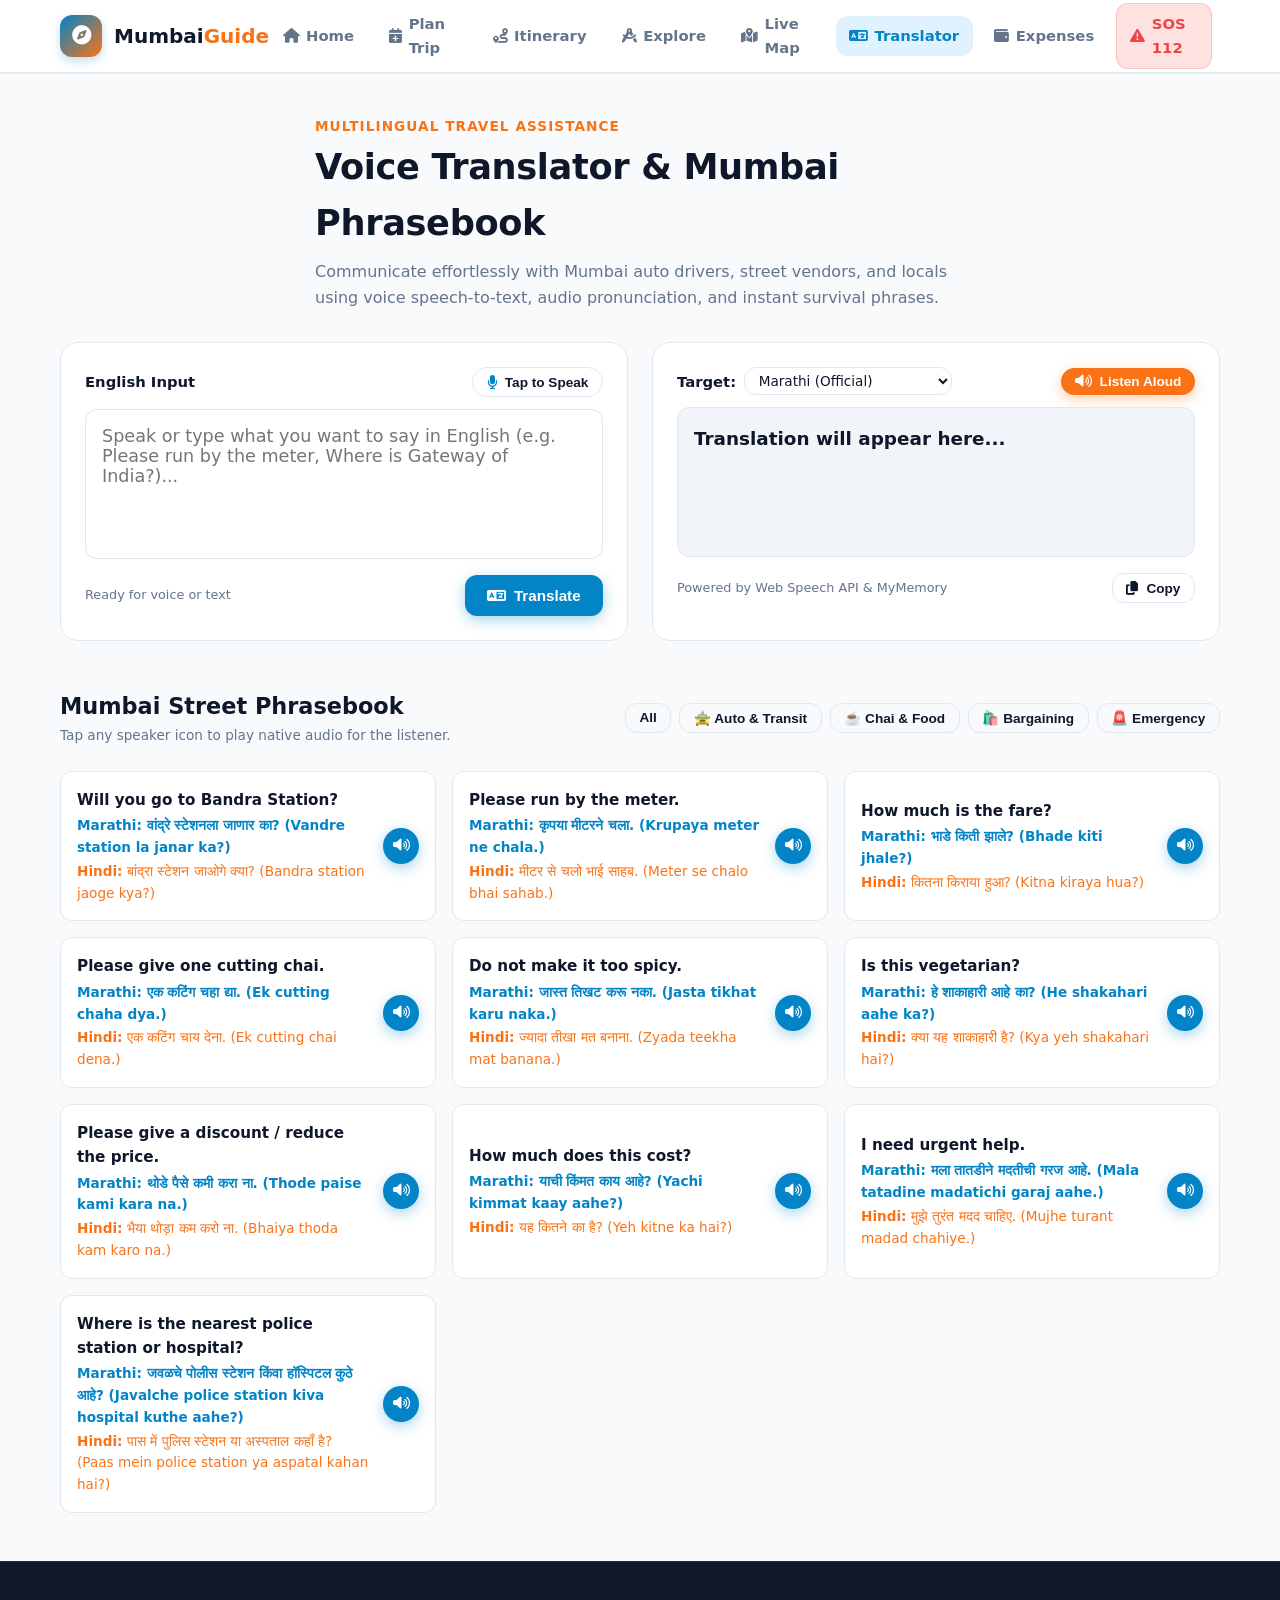
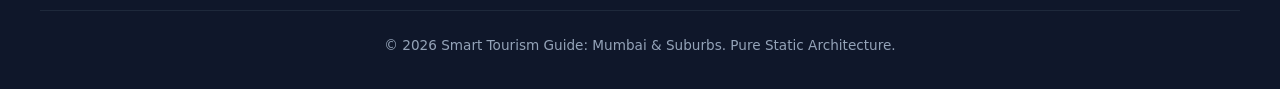
<file: translate.html>
<!DOCTYPE html>
<html lang="en">
<head>
  <meta charset="UTF-8">
  <meta name="viewport" content="width=device-width, initial-scale=1.0">
  <title>Voice & Phrasebook Translator - Smart Tourism Guide</title>
  <link rel="stylesheet" href="https://cdnjs.cloudflare.com/ajax/libs/font-awesome/6.4.2/css/all.min.css">
  <link rel="stylesheet" href="css/style.css">
</head>
<body>

  <!-- Site Header -->
  <header class="site-header">
    <div class="container nav-container">
      <a href="index.html" class="brand-logo">
        <div class="brand-icon">
          <i class="fa-solid fa-compass"></i>
        </div>
        <div class="brand-text">Mumbai<span>Guide</span></div>
      </a>

      <button class="mobile-nav-toggle" aria-label="Toggle navigation">
        <i class="fa-solid fa-bars"></i>
      </button>

      <ul class="nav-links">
        <li><a href="index.html" class="nav-link"><i class="fa-solid fa-house"></i> Home</a></li>
        <li><a href="planner.html" class="nav-link"><i class="fa-solid fa-calendar-plus"></i> Plan Trip</a></li>
        <li><a href="itinerary.html" class="nav-link"><i class="fa-solid fa-route"></i> Itinerary</a></li>
        <li><a href="explore.html" class="nav-link"><i class="fa-solid fa-compass-drafting"></i> Explore</a></li>
        <li><a href="map.html" class="nav-link"><i class="fa-solid fa-map-location-dot"></i> Live Map</a></li>
        <li><a href="translate.html" class="nav-link active"><i class="fa-solid fa-language"></i> Translator</a></li>
        <li><a href="expense.html" class="nav-link"><i class="fa-solid fa-wallet"></i> Expenses</a></li>
        <li><a href="emergency.html" class="nav-link nav-emergency-btn"><i class="fa-solid fa-triangle-exclamation"></i> SOS 112</a></li>
        <li id="nav-trip-status"></li>
      </ul>
    </div>
  </header>

  <main class="main-content">
    <div class="container" style="padding-top: 2.5rem;">
      
      <div class="section-header" style="text-align: left; margin-bottom: 2rem;">
        <span class="section-subtitle">Multilingual Travel Assistance</span>
        <h1 class="section-title">Voice Translator & Mumbai Phrasebook</h1>
        <p style="color: var(--text-muted); margin-top: 0.5rem;">
          Communicate effortlessly with Mumbai auto drivers, street vendors, and locals using voice speech-to-text, audio pronunciation, and instant survival phrases.
        </p>
      </div>

      <!-- Live Voice / Text Translation Grid -->
      <div class="translation-grid" style="margin-bottom: 3rem;">
        
        <!-- Source Input Box -->
        <div class="translation-box">
          <div style="display: flex; justify-content: space-between; align-items: center; margin-bottom: 0.75rem;">
            <label class="form-label" style="margin: 0; font-weight: 700;">English Input</label>
            <button id="mic-btn" class="btn btn-sm btn-outline" style="border-radius: var(--radius-full);">
              <i class="fa-solid fa-microphone" style="color: var(--primary);"></i> Tap to Speak
            </button>
          </div>

          <textarea id="source-text" class="translation-textarea" placeholder="Speak or type what you want to say in English (e.g. Please run by the meter, Where is Gateway of India?)..."></textarea>

          <div style="display: flex; justify-content: space-between; align-items: center; gap: 0.5rem;">
            <span id="speech-status" style="font-size: 0.8rem; color: var(--text-muted);">Ready for voice or text</span>
            <button id="translate-btn" class="btn btn-primary">
              <i class="fa-solid fa-language"></i> Translate
            </button>
          </div>
        </div>

        <!-- Target Output Box -->
        <div class="translation-box">
          <div style="display: flex; justify-content: space-between; align-items: center; margin-bottom: 0.75rem;">
            <div style="display: flex; align-items: center; gap: 0.5rem;">
              <label class="form-label" style="margin: 0; font-weight: 700;">Target:</label>
              <select id="target-lang-select" class="form-select" style="padding: 0.25rem 0.6rem; font-size: 0.85rem; width: auto;">
                <option value="mr" selected>Marathi (Official)</option>
                <option value="hi">Hindi (Bambaiya / Hindi)</option>
              </select>
            </div>

            <button id="speak-btn" class="btn btn-sm btn-accent" style="border-radius: var(--radius-full);">
              <i class="fa-solid fa-volume-high"></i> Listen Aloud
            </button>
          </div>

          <div id="target-output" class="translation-textarea" style="background-color: var(--bg-subtle); overflow-y: auto; font-size: 1.15rem; font-weight: 600; color: #0f172a;">
            Translation will appear here...
          </div>

          <div style="display: flex; justify-content: space-between; align-items: center;">
            <span style="font-size: 0.8rem; color: var(--text-muted);">Powered by Web Speech API & MyMemory</span>
            <button id="copy-btn" class="btn btn-sm btn-outline">
              <i class="fa-solid fa-copy"></i> Copy
            </button>
          </div>
        </div>

      </div>

      <!-- Curated Mumbai Survival Phrasebook -->
      <div>
        <div style="display: flex; justify-content: space-between; align-items: center; flex-wrap: wrap; gap: 1rem; margin-bottom: 1.5rem;">
          <div>
            <h3 style="font-size: 1.4rem; font-weight: 800;">Mumbai Street Phrasebook</h3>
            <p style="font-size: 0.85rem; color: var(--text-muted);">Tap any speaker icon to play native audio for the listener.</p>
          </div>

          <div style="display: flex; gap: 0.5rem; flex-wrap: wrap;">
            <button class="btn btn-sm btn-outline phrase-filter-btn active" data-filter="all">All</button>
            <button class="btn btn-sm btn-outline phrase-filter-btn" data-filter="Transport & Auto">🚖 Auto & Transit</button>
            <button class="btn btn-sm btn-outline phrase-filter-btn" data-filter="Food & Dining">☕ Chai & Food</button>
            <button class="btn btn-sm btn-outline phrase-filter-btn" data-filter="Shopping & Bargaining">🛍️ Bargaining</button>
            <button class="btn btn-sm btn-outline phrase-filter-btn" data-filter="Emergency & Directions">🚨 Emergency</button>
          </div>
        </div>

        <div class="phrase-grid" id="phrase-cards-container">
          <!-- Rendered by JS -->
        </div>
      </div>

    </div>
  </main>

  <!-- Site Footer -->
  <footer class="site-footer">
    <div class="container footer-bottom">
      <p>&copy; 2026 Smart Tourism Guide: Mumbai & Suburbs. Pure Static Architecture.</p>
    </div>
  </footer>

  <script src="js/storage.js"></script>
  <script src="js/translate.js"></script>
  <script src="js/app.js"></script>
  <script>
    document.addEventListener('DOMContentLoaded', () => {
      const srcInput = document.getElementById('source-text');
      const targetOutput = document.getElementById('target-output');
      const targetLangSelect = document.getElementById('target-lang-select');
      const micBtn = document.getElementById('mic-btn');
      const speakBtn = document.getElementById('speak-btn');
      const copyBtn = document.getElementById('copy-btn');
      const translateBtn = document.getElementById('translate-btn');
      const speechStatus = document.getElementById('speech-status');

      renderPhrases('all');

      // Translation Action
      async function doTranslation() {
        const text = srcInput.value;
        if (!text.trim()) {
          showToast('Please enter or speak text to translate', 'warning');
          return;
        }

        targetOutput.innerHTML = '<i class="fa-solid fa-spinner fa-spin"></i> Translating...';
        const lang = targetLangSelect.value;
        const result = await TranslateService.translateText(text, lang);
        targetOutput.innerText = result;
      }

      translateBtn.addEventListener('click', doTranslation);
      targetLangSelect.addEventListener('change', () => {
        if (srcInput.value.trim()) doTranslation();
      });

      // Mic Voice Input
      let isListening = false;
      micBtn.addEventListener('click', () => {
        if (!isListening) {
          speechStatus.innerText = '🎙️ Listening... Speak into your microphone';
          micBtn.classList.remove('btn-outline');
          micBtn.classList.add('btn-danger');
          micBtn.innerHTML = '<i class="fa-solid fa-stop"></i> Stop Listening';

          TranslateService.startVoiceInput(
            (transcript) => {
              srcInput.value = transcript;
              speechStatus.innerText = 'Voice captured!';
              micBtn.classList.remove('btn-danger');
              micBtn.classList.add('btn-outline');
              micBtn.innerHTML = '<i class="fa-solid fa-microphone"></i> Tap to Speak';
              isListening = false;
              doTranslation();
            },
            (errorMsg) => {
              speechStatus.innerText = errorMsg;
              micBtn.classList.remove('btn-danger');
              micBtn.classList.add('btn-outline');
              micBtn.innerHTML = '<i class="fa-solid fa-microphone"></i> Tap to Speak';
              isListening = false;
              showToast(errorMsg, 'warning');
            }
          );
          isListening = true;
        } else {
          TranslateService.stopVoiceInput();
          speechStatus.innerText = 'Listening stopped';
          micBtn.classList.remove('btn-danger');
          micBtn.classList.add('btn-outline');
          micBtn.innerHTML = '<i class="fa-solid fa-microphone"></i> Tap to Speak';
          isListening = false;
        }
      });

      // Speech Synthesis Audio Playback
      speakBtn.addEventListener('click', () => {
        const textToSpeak = targetOutput.innerText;
        if (!textToSpeak || textToSpeak.includes('will appear here')) {
          showToast('No translated text to speak', 'warning');
          return;
        }
        const langCode = targetLangSelect.value === 'mr' ? 'mr-IN' : 'hi-IN';
        TranslateService.speakText(textToSpeak, langCode);
      });

      // Copy to Clipboard
      copyBtn.addEventListener('click', () => {
        const text = targetOutput.innerText;
        if (text && !text.includes('will appear here')) {
          navigator.clipboard.writeText(text);
          showToast('Copied to clipboard!', 'success');
        }
      });

      // Phrase category filters
      const filterBtns = document.querySelectorAll('.phrase-filter-btn');
      filterBtns.forEach(btn => {
        btn.addEventListener('click', () => {
          filterBtns.forEach(b => b.classList.remove('active'));
          btn.classList.add('active');
          renderPhrases(btn.getAttribute('data-filter'));
        });
      });
    });

    function renderPhrases(category) {
      const container = document.getElementById('phrase-cards-container');
      container.innerHTML = '';

      const filtered = category === 'all' 
        ? TranslateService.PHRASES 
        : TranslateService.PHRASES.filter(p => p.category === category);

      filtered.forEach(p => {
        const card = document.createElement('div');
        card.className = 'phrase-card';
        card.innerHTML = `
          <div class="phrase-text-group" style="flex: 1; padding-right: 0.75rem;">
            <h5>${p.english}</h5>
            <p style="color: var(--primary); font-weight: 600; margin-bottom: 2px;">
              <strong>Marathi:</strong> ${p.marathi}
            </p>
            <p style="color: var(--accent); font-weight: 500;">
              <strong>Hindi:</strong> ${p.hindi}
            </p>
          </div>
          <div>
            <button class="btn btn-sm btn-primary play-phrase-btn" style="border-radius: 50%; width: 36px; height: 36px; padding: 0;" title="Speak Marathi phrase">
              <i class="fa-solid fa-volume-high"></i>
            </button>
          </div>
        `;

        card.querySelector('.play-phrase-btn').addEventListener('click', () => {
          // Speak Marathi phrase
          TranslateService.speakText(p.marathi.split('(')[0], 'mr-IN');
        });

        container.appendChild(card);
      });
    }
  </script>
</body>
</html>
</file>
<file: css/style.css>
/* ==========================================================================
   Smart Tourism Guide: Mumbai & Suburbs - Design System & Stylesheet
   ========================================================================== */

:root {
  --primary: #0284c7;
  --primary-dark: #0369a1;
  --primary-light: #e0f2fe;
  --accent: #f97316;
  --accent-hover: #ea580c;
  --accent-light: #ffedd5;
  --success: #10b981;
  --success-light: #d1fae5;
  --warning: #f59e0b;
  --warning-light: #fef3c7;
  --danger: #ef4444;
  --danger-light: #fee2e2;

  --bg-main: #f8fafc;
  --bg-surface: #ffffff;
  --bg-subtle: #f1f5f9;
  --bg-card: #ffffff;
  --text-main: #0f172a;
  --text-muted: #64748b;
  --text-light: #94a3b8;
  --border-color: #e2e8f0;
  --border-focus: #38bdf8;

  --shadow-sm: 0 1px 2px 0 rgb(0 0 0 / 0.05);
  --shadow-md: 0 4px 6px -1px rgb(0 0 0 / 0.1), 0 2px 4px -2px rgb(0 0 0 / 0.1);
  --shadow-lg: 0 10px 15px -3px rgb(0 0 0 / 0.1), 0 4px 6px -4px rgb(0 0 0 / 0.1);
  --shadow-xl: 0 20px 25px -5px rgb(0 0 0 / 0.1), 0 8px 10px -6px rgb(0 0 0 / 0.1);

  --radius-sm: 8px;
  --radius-md: 12px;
  --radius-lg: 18px;
  --radius-full: 9999px;

  --font-family: system-ui, -apple-system, BlinkMacSystemFont, 'Segoe UI', Roboto, Oxygen, Ubuntu, Cantarell, sans-serif;
  --transition: all 0.25s cubic-bezier(0.4, 0, 0.2, 1);
}

*, *::before, *::after {
  box-sizing: border-box;
  margin: 0;
  padding: 0;
}

body {
  font-family: var(--font-family);
  background-color: var(--bg-main);
  color: var(--text-main);
  line-height: 1.6;
  min-height: 100vh;
  display: flex;
  flex-direction: column;
}

img {
  max-width: 100%;
  height: auto;
  display: block;
}

a {
  color: var(--primary);
  text-decoration: none;
  transition: var(--transition);
}

a:hover {
  color: var(--primary-dark);
}

/* --------------------------------------------------------------------------
   Layout Containers
   -------------------------------------------------------------------------- */
.container {
  width: 100%;
  max-width: 1200px;
  margin-left: auto;
  margin-right: auto;
  padding-left: 1.25rem;
  padding-right: 1.25rem;
}

.main-content {
  flex: 1 0 auto;
  padding-bottom: 3rem;
}

/* --------------------------------------------------------------------------
   Header & Sticky Navigation
   -------------------------------------------------------------------------- */
.site-header {
  position: sticky;
  top: 0;
  z-index: 1000;
  background: rgba(255, 255, 255, 0.94);
  backdrop-filter: blur(12px);
  -webkit-backdrop-filter: blur(12px);
  border-bottom: 1px solid var(--border-color);
  box-shadow: var(--shadow-sm);
  transition: var(--transition);
}

.nav-container {
  display: flex;
  align-items: center;
  justify-content: space-between;
  height: 72px;
}

.brand-logo {
  display: flex;
  align-items: center;
  gap: 0.75rem;
  font-size: 1.25rem;
  font-weight: 800;
  color: #0f172a;
  text-decoration: none;
}

.brand-icon {
  background: linear-gradient(135deg, var(--primary) 0%, var(--accent) 100%);
  color: white;
  width: 42px;
  height: 42px;
  display: flex;
  align-items: center;
  justify-content: center;
  border-radius: var(--radius-md);
  box-shadow: 0 4px 10px rgba(2, 132, 199, 0.25);
  font-size: 1.2rem;
}

.brand-text span {
  color: var(--accent);
}

.nav-links {
  display: flex;
  align-items: center;
  gap: 0.5rem;
  list-style: none;
}

.nav-link {
  display: flex;
  align-items: center;
  gap: 0.4rem;
  padding: 0.5rem 0.85rem;
  border-radius: var(--radius-md);
  color: var(--text-muted);
  font-size: 0.925rem;
  font-weight: 600;
  transition: var(--transition);
}

.nav-link:hover, .nav-link.active {
  color: var(--primary);
  background-color: var(--primary-light);
}

.nav-emergency-btn {
  background: var(--danger-light);
  color: var(--danger) !important;
  border: 1px solid rgba(239, 68, 68, 0.2);
  font-weight: 700;
}

.nav-emergency-btn:hover {
  background: var(--danger) !important;
  color: white !important;
}

.mobile-nav-toggle {
  display: none;
  background: none;
  border: none;
  font-size: 1.5rem;
  color: var(--text-main);
  cursor: pointer;
  padding: 0.5rem;
}

/* --------------------------------------------------------------------------
   Hero Section
   -------------------------------------------------------------------------- */
.hero {
  position: relative;
  background: linear-gradient(135deg, #0b1329 0%, #1e293b 60%, #0c4a6e 100%);
  color: white;
  padding: 4.5rem 0 4rem;
  overflow: hidden;
}

.hero::after {
  content: '';
  position: absolute;
  top: 0;
  right: 0;
  bottom: 0;
  width: 50%;
  background: radial-gradient(circle at 80% 30%, rgba(249, 115, 22, 0.18) 0%, transparent 60%);
  pointer-events: none;
}

.hero-grid {
  display: grid;
  grid-template-columns: 1.2fr 0.8fr;
  gap: 3rem;
  align-items: center;
  position: relative;
  z-index: 1;
}

.hero-title {
  font-size: 2.85rem;
  font-weight: 800;
  line-height: 1.15;
  margin-bottom: 1.25rem;
  letter-spacing: -0.02em;
}

.hero-title span {
  background: linear-gradient(90deg, #38bdf8 0%, #fb923c 100%);
  -webkit-background-clip: text;
  -webkit-text-fill-color: transparent;
}

.hero-subtitle {
  font-size: 1.15rem;
  color: #cbd5e1;
  margin-bottom: 2rem;
  line-height: 1.6;
}

.hero-cta-group {
  display: flex;
  flex-wrap: wrap;
  gap: 1rem;
}

.hero-weather-card {
  background: rgba(255, 255, 255, 0.08);
  border: 1px solid rgba(255, 255, 255, 0.15);
  backdrop-filter: blur(16px);
  -webkit-backdrop-filter: blur(16px);
  padding: 1.75rem;
  border-radius: var(--radius-lg);
  box-shadow: var(--shadow-xl);
}

.weather-header {
  display: flex;
  align-items: center;
  justify-content: space-between;
  border-bottom: 1px solid rgba(255, 255, 255, 0.12);
  padding-bottom: 1rem;
  margin-bottom: 1rem;
}

.weather-temp-row {
  display: flex;
  align-items: center;
  gap: 1.25rem;
  margin-bottom: 1rem;
}

.weather-temp {
  font-size: 3rem;
  font-weight: 800;
  line-height: 1;
}

.weather-icon-lg {
  font-size: 3rem;
  color: #facc15;
}

.weather-meta-grid {
  display: grid;
  grid-template-columns: 1fr 1fr;
  gap: 0.75rem;
  font-size: 0.85rem;
  color: #94a3b8;
}

.weather-meta-item strong {
  color: #f8fafc;
  display: block;
  font-size: 0.95rem;
}

/* --------------------------------------------------------------------------
   Buttons & Pills
   -------------------------------------------------------------------------- */
.btn {
  display: inline-flex;
  align-items: center;
  justify-content: center;
  gap: 0.5rem;
  font-weight: 600;
  font-size: 0.95rem;
  padding: 0.75rem 1.4rem;
  border-radius: var(--radius-md);
  border: none;
  cursor: pointer;
  transition: var(--transition);
  text-decoration: none;
}

.btn-primary {
  background-color: var(--primary);
  color: white;
  box-shadow: 0 4px 14px rgba(2, 132, 199, 0.35);
}
.btn-primary:hover {
  background-color: var(--primary-dark);
  color: white;
  transform: translateY(-1px);
}

.btn-accent {
  background-color: var(--accent);
  color: white;
  box-shadow: 0 4px 14px rgba(249, 115, 22, 0.35);
}
.btn-accent:hover {
  background-color: var(--accent-hover);
  color: white;
  transform: translateY(-1px);
}

.btn-outline {
  background-color: transparent;
  border: 1px solid var(--border-color);
  color: var(--text-main);
}
.btn-outline:hover {
  background-color: var(--bg-subtle);
  border-color: var(--text-muted);
}

.btn-outline-white {
  background-color: transparent;
  border: 1px solid rgba(255, 255, 255, 0.3);
  color: white;
}
.btn-outline-white:hover {
  background-color: rgba(255, 255, 255, 0.12);
  color: white;
}

.btn-danger {
  background-color: var(--danger);
  color: white;
}
.btn-danger:hover {
  background-color: #dc2626;
  color: white;
}

.btn-success {
  background-color: var(--success);
  color: white;
}
.btn-success:hover {
  background-color: #059669;
  color: white;
}

.btn-sm {
  padding: 0.4rem 0.85rem;
  font-size: 0.85rem;
}

.btn-lg {
  padding: 0.9rem 1.8rem;
  font-size: 1.05rem;
}

.btn-block {
  width: 100%;
}

/* --------------------------------------------------------------------------
   Cards, Badges & Section Headings
   -------------------------------------------------------------------------- */
.section {
  padding: 4rem 0;
}

.section-header {
  text-align: center;
  max-width: 650px;
  margin: 0 auto 3rem;
}

.section-subtitle {
  color: var(--accent);
  font-weight: 700;
  text-transform: uppercase;
  font-size: 0.85rem;
  letter-spacing: 0.08em;
  margin-bottom: 0.5rem;
}

.section-title {
  font-size: 2.2rem;
  font-weight: 800;
  color: var(--text-main);
  letter-spacing: -0.01em;
}

.card {
  background-color: var(--bg-card);
  border: 1px solid var(--border-color);
  border-radius: var(--radius-lg);
  padding: 1.75rem;
  box-shadow: var(--shadow-sm);
  transition: var(--transition);
}

.card:hover {
  box-shadow: var(--shadow-md);
  border-color: #cbd5e1;
}

.badge {
  display: inline-flex;
  align-items: center;
  gap: 0.35rem;
  font-size: 0.75rem;
  font-weight: 700;
  padding: 0.25rem 0.65rem;
  border-radius: var(--radius-full);
}

.badge-primary {
  background-color: var(--primary-light);
  color: var(--primary);
}

.badge-accent {
  background-color: var(--accent-light);
  color: var(--accent);
}

.badge-success {
  background-color: var(--success-light);
  color: var(--success);
}

.badge-warning {
  background-color: var(--warning-light);
  color: #b45309;
}

.badge-danger {
  background-color: var(--danger-light);
  color: var(--danger);
}

.badge-neutral {
  background-color: var(--bg-subtle);
  color: var(--text-muted);
}

/* --------------------------------------------------------------------------
   Form Styles & Validation Alerts
   -------------------------------------------------------------------------- */
.form-group {
  margin-bottom: 1.5rem;
}

.form-label {
  display: block;
  font-weight: 600;
  font-size: 0.925rem;
  margin-bottom: 0.5rem;
  color: var(--text-main);
}

.form-control, .form-select {
  width: 100%;
  padding: 0.75rem 1rem;
  font-size: 0.95rem;
  font-family: inherit;
  color: var(--text-main);
  background-color: var(--bg-surface);
  border: 1px solid var(--border-color);
  border-radius: var(--radius-md);
  transition: var(--transition);
  outline: none;
}

.form-control:focus, .form-select:focus {
  border-color: var(--primary);
  box-shadow: 0 0 0 3px rgba(2, 132, 199, 0.15);
}

.form-hint {
  font-size: 0.8rem;
  color: var(--text-muted);
  margin-top: 0.4rem;
}

.form-check-group {
  display: grid;
  grid-template-columns: repeat(auto-fill, minmax(180px, 1fr));
  gap: 0.75rem;
}

.check-pill {
  position: relative;
  display: flex;
  align-items: center;
  padding: 0.7rem 1rem;
  border: 1px solid var(--border-color);
  border-radius: var(--radius-md);
  background: var(--bg-surface);
  cursor: pointer;
  transition: var(--transition);
  user-select: none;
}

.check-pill input {
  position: absolute;
  opacity: 0;
}

.check-pill span {
  display: flex;
  align-items: center;
  gap: 0.5rem;
  font-size: 0.9rem;
  font-weight: 500;
}

.check-pill input:checked + span {
  color: var(--primary);
  font-weight: 700;
}

.check-pill:has(input:checked) {
  border-color: var(--primary);
  background-color: var(--primary-light);
}

/* Alert Boxes */
.alert {
  padding: 1rem 1.25rem;
  border-radius: var(--radius-md);
  margin-bottom: 1.5rem;
  display: flex;
  align-items: flex-start;
  gap: 0.75rem;
  font-size: 0.9rem;
  line-height: 1.5;
}

.alert-danger {
  background-color: var(--danger-light);
  color: #991b1b;
  border-left: 4px solid var(--danger);
}

.alert-warning {
  background-color: var(--warning-light);
  color: #92400e;
  border-left: 4px solid var(--warning);
}

.alert-info {
  background-color: var(--primary-light);
  color: #075985;
  border-left: 4px solid var(--primary);
}

.alert-success {
  background-color: var(--success-light);
  color: #065f46;
  border-left: 4px solid var(--success);
}

/* --------------------------------------------------------------------------
   Timeline & Day Itinerary Styles
   -------------------------------------------------------------------------- */
.itinerary-header-bar {
  background: white;
  border: 1px solid var(--border-color);
  border-radius: var(--radius-lg);
  padding: 1.5rem;
  margin-bottom: 2rem;
  display: flex;
  flex-wrap: wrap;
  align-items: center;
  justify-content: space-between;
  gap: 1rem;
  box-shadow: var(--shadow-sm);
}

.itinerary-stats {
  display: flex;
  gap: 1.5rem;
  flex-wrap: wrap;
}

.itinerary-stat-item {
  display: flex;
  flex-direction: column;
}

.itinerary-stat-label {
  font-size: 0.75rem;
  text-transform: uppercase;
  color: var(--text-muted);
  font-weight: 700;
}

.itinerary-stat-val {
  font-size: 1.25rem;
  font-weight: 800;
  color: var(--text-main);
}

.day-tabs {
  display: flex;
  gap: 0.5rem;
  overflow-x: auto;
  padding-bottom: 0.5rem;
  margin-bottom: 1.5rem;
}

.day-tab-btn {
  padding: 0.6rem 1.25rem;
  border-radius: var(--radius-full);
  border: 1px solid var(--border-color);
  background: white;
  font-weight: 700;
  font-size: 0.9rem;
  cursor: pointer;
  white-space: nowrap;
  transition: var(--transition);
}

.day-tab-btn.active {
  background: var(--primary);
  color: white;
  border-color: var(--primary);
  box-shadow: var(--shadow-sm);
}

.day-card {
  background: white;
  border: 1px solid var(--border-color);
  border-radius: var(--radius-lg);
  padding: 2rem;
  margin-bottom: 2rem;
  box-shadow: var(--shadow-sm);
}

.day-card-header {
  display: flex;
  justify-content: space-between;
  align-items: center;
  margin-bottom: 1.5rem;
  padding-bottom: 1rem;
  border-bottom: 1px solid var(--border-color);
}

.day-card-title {
  font-size: 1.4rem;
  font-weight: 800;
  color: var(--text-main);
}

.timeline {
  position: relative;
  padding-left: 2rem;
}

.timeline::before {
  content: '';
  position: absolute;
  top: 10px;
  bottom: 10px;
  left: 8px;
  width: 2px;
  background: #cbd5e1;
}

.timeline-item {
  position: relative;
  margin-bottom: 2rem;
}

.timeline-item:last-child {
  margin-bottom: 0;
}

.timeline-dot {
  position: absolute;
  left: -2rem;
  top: 4px;
  width: 18px;
  height: 18px;
  border-radius: 50%;
  background: white;
  border: 3px solid var(--primary);
}

.timeline-dot.food {
  border-color: var(--accent);
}

.timeline-dot.stay {
  border-color: var(--success);
}

.timeline-content {
  background: var(--bg-subtle);
  border-radius: var(--radius-md);
  padding: 1.25rem;
  border: 1px solid var(--border-color);
}

.timeline-time {
  font-size: 0.8rem;
  font-weight: 700;
  color: var(--primary-dark);
  margin-bottom: 0.25rem;
}

.timeline-title {
  font-size: 1.1rem;
  font-weight: 700;
  margin-bottom: 0.5rem;
}

.timeline-details {
  font-size: 0.9rem;
  color: var(--text-muted);
}

/* --------------------------------------------------------------------------
   Satisfaction / Decision Loop Bar
   -------------------------------------------------------------------------- */
.satisfaction-bar {
  background: #0f172a;
  color: white;
  border-radius: var(--radius-lg);
  padding: 1.5rem 2rem;
  display: flex;
  flex-wrap: wrap;
  align-items: center;
  justify-content: space-between;
  gap: 1.5rem;
  margin-top: 2rem;
}

.satisfaction-text h4 {
  font-size: 1.2rem;
  margin-bottom: 0.25rem;
}

.satisfaction-text p {
  color: #94a3b8;
  font-size: 0.9rem;
}

.satisfaction-actions {
  display: flex;
  gap: 1rem;
  flex-wrap: wrap;
}

/* --------------------------------------------------------------------------
   Grid Catalogs (Explore, Food, Hotels)
   -------------------------------------------------------------------------- */
.catalog-grid {
  display: grid;
  grid-template-columns: repeat(auto-fill, minmax(320px, 1fr));
  gap: 1.5rem;
}

.catalog-card {
  background: white;
  border: 1px solid var(--border-color);
  border-radius: var(--radius-lg);
  overflow: hidden;
  display: flex;
  flex-direction: column;
  transition: var(--transition);
}

.catalog-card:hover {
  transform: translateY(-4px);
  box-shadow: var(--shadow-lg);
}

.catalog-card-body {
  padding: 1.5rem;
  flex: 1;
  display: flex;
  flex-direction: column;
}

.catalog-card-title {
  font-size: 1.2rem;
  font-weight: 800;
  margin-bottom: 0.5rem;
}

.catalog-card-meta {
  display: flex;
  align-items: center;
  gap: 0.5rem;
  margin-bottom: 0.75rem;
  font-size: 0.85rem;
  color: var(--text-muted);
}

.catalog-card-desc {
  font-size: 0.9rem;
  color: var(--text-muted);
  line-height: 1.5;
  margin-bottom: 1.25rem;
  flex-grow: 1;
}

.catalog-card-footer {
  padding-top: 1rem;
  border-top: 1px solid var(--border-color);
  display: flex;
  align-items: center;
  justify-content: space-between;
}

/* --------------------------------------------------------------------------
   Interactive Fare Calculator Box
   -------------------------------------------------------------------------- */
.fare-calculator-box {
  background: white;
  border: 2px solid var(--primary-light);
  border-radius: var(--radius-lg);
  padding: 2rem;
  box-shadow: var(--shadow-md);
}

.fare-result-display {
  background: linear-gradient(135deg, #0284c7 0%, #0369a1 100%);
  color: white;
  border-radius: var(--radius-md);
  padding: 1.5rem;
  margin-top: 1.5rem;
  display: flex;
  align-items: center;
  justify-content: space-between;
}

.fare-amount {
  font-size: 2.2rem;
  font-weight: 800;
  line-height: 1;
}

/* --------------------------------------------------------------------------
   Interactive Map View
   -------------------------------------------------------------------------- */
#map-viewport {
  width: 100%;
  height: 600px;
  border-radius: var(--radius-lg);
  border: 1px solid var(--border-color);
  box-shadow: var(--shadow-md);
  z-index: 1;
}

.map-control-bar {
  display: flex;
  flex-wrap: wrap;
  gap: 0.75rem;
  align-items: center;
  justify-content: space-between;
  margin-bottom: 1.25rem;
}

/* --------------------------------------------------------------------------
   Translation Studio
   -------------------------------------------------------------------------- */
.translation-grid {
  display: grid;
  grid-template-columns: 1fr 1fr;
  gap: 1.5rem;
}

.translation-box {
  background: white;
  border: 1px solid var(--border-color);
  border-radius: var(--radius-lg);
  padding: 1.5rem;
  display: flex;
  flex-direction: column;
}

.translation-textarea {
  width: 100%;
  height: 150px;
  padding: 1rem;
  font-size: 1.1rem;
  border: 1px solid var(--border-color);
  border-radius: var(--radius-md);
  font-family: inherit;
  resize: none;
  outline: none;
  margin-bottom: 1rem;
}

.translation-textarea:focus {
  border-color: var(--primary);
}

.phrase-grid {
  display: grid;
  grid-template-columns: repeat(auto-fill, minmax(280px, 1fr));
  gap: 1rem;
}

.phrase-card {
  background: white;
  border: 1px solid var(--border-color);
  border-radius: var(--radius-md);
  padding: 1rem;
  display: flex;
  align-items: center;
  justify-content: space-between;
  transition: var(--transition);
}

.phrase-card:hover {
  border-color: var(--primary);
  background: var(--primary-light);
}

.phrase-text-group h5 {
  font-size: 0.95rem;
  margin-bottom: 0.2rem;
}

.phrase-text-group p {
  font-size: 0.85rem;
  color: var(--text-muted);
}

/* --------------------------------------------------------------------------
   Emergency Hub
   -------------------------------------------------------------------------- */
.sos-banner {
  background: linear-gradient(135deg, #b91c1c 0%, #ef4444 100%);
  color: white;
  padding: 2.5rem 2rem;
  border-radius: var(--radius-lg);
  text-align: center;
  box-shadow: 0 10px 25px rgba(239, 68, 68, 0.3);
  margin-bottom: 2.5rem;
}

.sos-banner h2 {
  font-size: 2.4rem;
  font-weight: 900;
  margin-bottom: 0.75rem;
}

.sos-dial-btn {
  background: white;
  color: #b91c1c;
  font-size: 1.5rem;
  font-weight: 900;
  padding: 0.9rem 2.5rem;
  border-radius: var(--radius-full);
  display: inline-flex;
  align-items: center;
  gap: 0.75rem;
  box-shadow: 0 8px 20px rgba(0, 0, 0, 0.2);
  margin-top: 1rem;
  transition: var(--transition);
}

.sos-dial-btn:hover {
  transform: scale(1.05);
  background: #fef2f2;
  color: #991b1b;
}

.emergency-grid {
  display: grid;
  grid-template-columns: repeat(auto-fill, minmax(260px, 1fr));
  gap: 1.25rem;
}

.emergency-card {
  background: white;
  border: 1px solid var(--border-color);
  border-radius: var(--radius-md);
  padding: 1.25rem;
  display: flex;
  flex-direction: column;
  transition: var(--transition);
}

.emergency-card:hover {
  border-color: var(--danger);
  box-shadow: var(--shadow-md);
}

.emergency-card.critical {
  border-left: 4px solid var(--danger);
}

.emergency-number {
  font-size: 1.8rem;
  font-weight: 800;
  color: var(--danger);
  line-height: 1;
  margin: 0.75rem 0;
}

/* --------------------------------------------------------------------------
   Expense Tracker Ledger
   -------------------------------------------------------------------------- */
.expense-summary-grid {
  display: grid;
  grid-template-columns: repeat(auto-fit, minmax(200px, 1fr));
  gap: 1rem;
  margin-bottom: 2rem;
}

.expense-stat-card {
  background: white;
  border: 1px solid var(--border-color);
  border-radius: var(--radius-md);
  padding: 1.25rem;
  display: flex;
  flex-direction: column;
}

.expense-stat-card .val {
  font-size: 1.75rem;
  font-weight: 800;
  color: var(--text-main);
  margin-top: 0.25rem;
}

.progress-bar-container {
  width: 100%;
  height: 12px;
  background: #e2e8f0;
  border-radius: var(--radius-full);
  overflow: hidden;
  margin: 0.5rem 0 1.5rem;
}

.progress-bar-fill {
  height: 100%;
  background: var(--success);
  transition: width 0.4s ease;
}

.progress-bar-fill.warning {
  background: var(--warning);
}

.progress-bar-fill.danger {
  background: var(--danger);
}

.table-responsive {
  overflow-x: auto;
}

.table {
  width: 100%;
  border-collapse: collapse;
  background: white;
  border-radius: var(--radius-md);
  overflow: hidden;
  box-shadow: var(--shadow-sm);
}

.table th, .table td {
  padding: 1rem;
  text-align: left;
  border-bottom: 1px solid var(--border-color);
}

.table th {
  background: var(--bg-subtle);
  font-weight: 700;
  font-size: 0.85rem;
  text-transform: uppercase;
  color: var(--text-muted);
}

/* --------------------------------------------------------------------------
   Toast Notifications
   -------------------------------------------------------------------------- */
.toast-container {
  position: fixed;
  bottom: 1.5rem;
  right: 1.5rem;
  z-index: 9999;
  display: flex;
  flex-direction: column;
  gap: 0.75rem;
  pointer-events: none;
}

.toast {
  pointer-events: auto;
  min-width: 300px;
  max-width: 420px;
  background: white;
  border: 1px solid var(--border-color);
  border-left: 4px solid var(--primary);
  border-radius: var(--radius-md);
  padding: 1rem 1.25rem;
  box-shadow: var(--shadow-xl);
  display: flex;
  align-items: center;
  justify-content: space-between;
  gap: 0.75rem;
  animation: slideIn 0.3s ease-out forwards;
}

.toast.toast-danger {
  border-left-color: var(--danger);
}

.toast.toast-success {
  border-left-color: var(--success);
}

.toast.toast-warning {
  border-left-color: var(--warning);
}

@keyframes slideIn {
  from {
    transform: translateX(100%);
    opacity: 0;
  }
  to {
    transform: translateX(0);
    opacity: 1;
  }
}

/* --------------------------------------------------------------------------
   Footer
   -------------------------------------------------------------------------- */
.site-footer {
  background: #0f172a;
  color: #94a3b8;
  padding: 3rem 0 2rem;
  border-top: 1px solid #1e293b;
  font-size: 0.9rem;
}

.footer-grid {
  display: grid;
  grid-template-columns: 2fr 1fr 1fr;
  gap: 2.5rem;
  margin-bottom: 2.5rem;
}

.footer-brand h4 {
  color: white;
  font-size: 1.25rem;
  margin-bottom: 0.75rem;
}

.footer-links h5 {
  color: white;
  font-size: 0.95rem;
  margin-bottom: 1rem;
}

.footer-links ul {
  list-style: none;
  display: flex;
  flex-direction: column;
  gap: 0.5rem;
}

.footer-links a {
  color: #94a3b8;
}

.footer-links a:hover {
  color: white;
}

.footer-bottom {
  padding-top: 1.5rem;
  border-top: 1px solid #1e293b;
  text-align: center;
  font-size: 0.85rem;
}

/* --------------------------------------------------------------------------
   Responsive Breakpoints
   -------------------------------------------------------------------------- */
@media (max-width: 992px) {
  .hero-grid {
    grid-template-columns: 1fr;
    gap: 2.5rem;
  }

  .translation-grid {
    grid-template-columns: 1fr;
  }

  .footer-grid {
    grid-template-columns: 1fr 1fr;
  }
}

@media (max-width: 768px) {
  .nav-links {
    display: none;
    position: absolute;
    top: 72px;
    left: 0;
    right: 0;
    background: white;
    flex-direction: column;
    padding: 1rem;
    border-bottom: 1px solid var(--border-color);
    box-shadow: var(--shadow-lg);
  }

  .nav-links.show {
    display: flex;
  }

  .mobile-nav-toggle {
    display: block;
  }

  .hero-title {
    font-size: 2.2rem;
  }

  .footer-grid {
    grid-template-columns: 1fr;
  }

  .satisfaction-bar {
    flex-direction: column;
    align-items: flex-start;
  }

  .satisfaction-actions {
    width: 100%;
  }

  .satisfaction-actions .btn {
    flex: 1;
  }
}

/* --------------------------------------------------------------------------
   Print Stylesheet (for PDF export)
   -------------------------------------------------------------------------- */
@media print {
  .site-header, .site-footer, .satisfaction-bar, .day-tabs, .btn, .toast-container {
    display: none !important;
  }

  body {
    background: white;
    color: black;
  }

  .card, .day-card {
    border: 1px solid #ccc;
    box-shadow: none;
    page-break-inside: avoid;
    margin-bottom: 1.5rem;
  }
}
</file>
